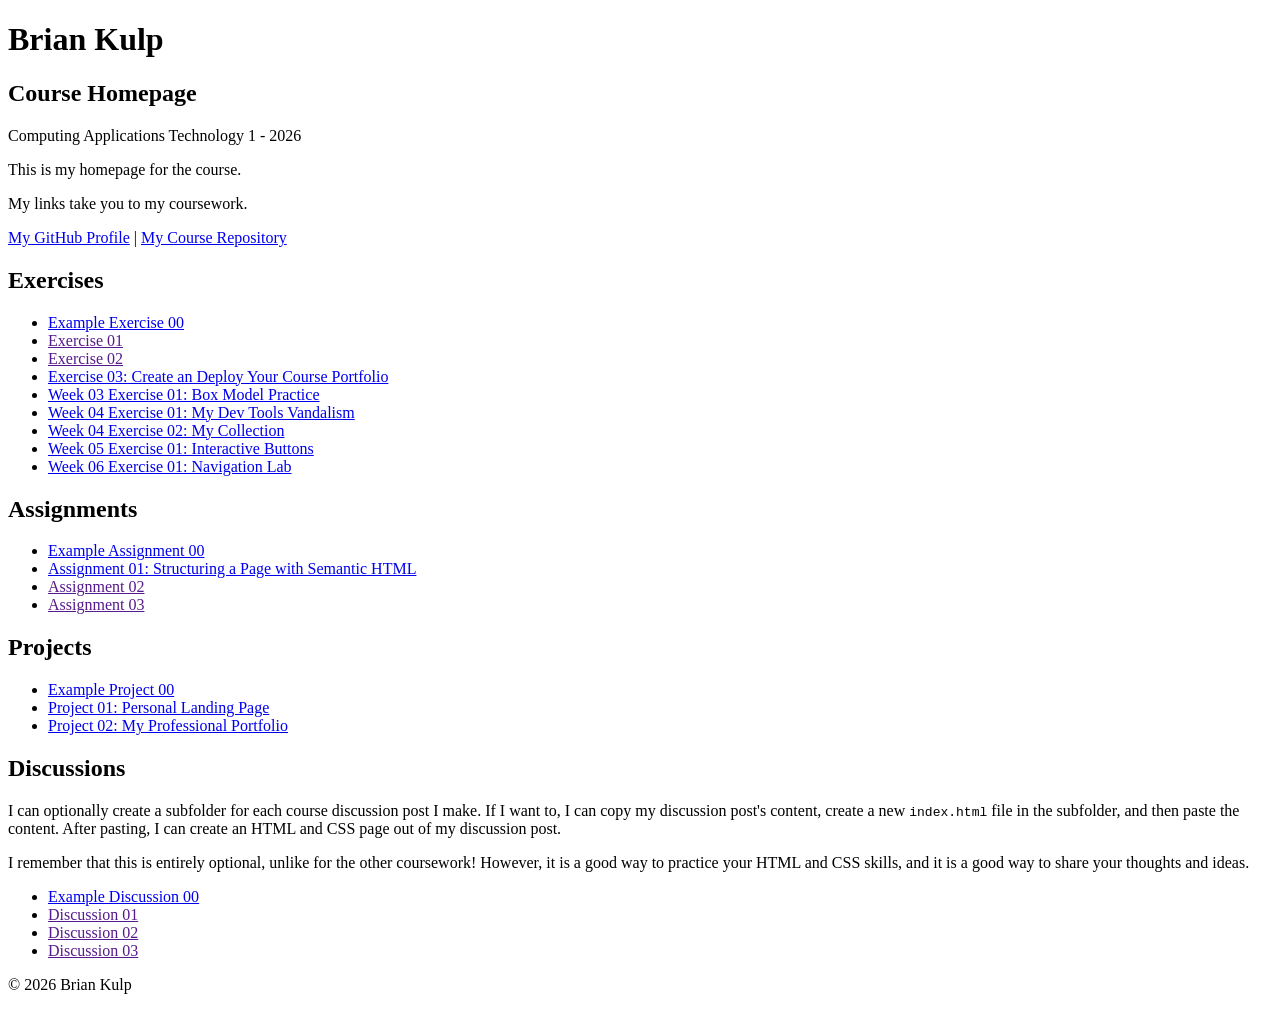
<file: index.html>
<!DOCTYPE html>

<!--

INSTRUCTIONS: HOW TO CHANGE THIS PAGE:

1. Change "Student Name" in the title above to your real name.

2. Change "Your Name" in the big heading below to your real name.

3. Change "your-username" to your real GitHub username in both links.

4. Change "your-repo-name" to the name of this repository.

5. Change "Course Name" to the name of your class.

6. Change "Semester Year" to match when you are taking this class.

7. Add links to your work:
    - Find the words that say "Exercise 01", "Assignment 01", etc.
    - Between the quote marks in href="", put the relative link to your work in the subfolder. You can simply link to the subfolder name. Take a look at the example folders and links to see how to do this.
    - For work not yet started/completed, you can leave the href="" blank until you are ready.
    - Change the words "Exercise 01" to match the name of the exercise. Do the same for assignments and projects. If you add your discussion posts, do the same for them.
    - Do this for each piece of work you finish.

8. You can add more links by copying a whole line like this:
    <li><a href="">New Work Name</a></li>
    Then paste it below the last one in that section.

9. Save your changes and push to GitHub when you are done. Remember you can use GitHub Desktop to help you with this.

Remember: During the course, if you want, you can style your homepage to introduce your own style and aesthetics. To start, keep this page simple and plain. This is just a template to get you started. Embrace the handcrafted approach to web design and development: change things to make them your own.

Remember: You must have a GitHub account, a new GitHub repository for this course, and this file (index.html) in that repository. 

Remember: You must create subfolders for each piece of coursework as the semester progresses.

-->

<html lang="en">
    <head>
        <meta charset="UTF-8" />
        <title>Course Homepage template</title>
        <meta charset="UTF-8" />
        <meta name="viewport" content="width=device-width, initial-scale=1.0" />
        <title>Brian Kulp - Course Homepage</title>
    </head>

    <body>
        <header>
            <h1>Brian Kulp</h1>
            <h2>Course Homepage</h2>
            <p>Computing Applications Technology 1 - 2026</p>
            <p>This is my homepage for the course.</p>
            <p>My links take you to my coursework.</p>
            <nav>
                <a href="https://github.com/bkulp77">My GitHub Profile</a>
                |
                <a href="https://github.com/bkulp77/cmpa-3304">
                    My Course Repository
                </a>
            </nav>
        </header>

        <main>
            <section>
                <h2>Exercises</h2>
                <ul>
                    <li>
                        <a href="example-exercise-00/">Example Exercise 00</a>
                    </li>
                    <li><a href="">Exercise 01</a></li>
                    <li><a href="">Exercise 02</a></li>
                    <li><a href="https://github.com/bkulp77/cmpa-3304">Exercise 03: Create an Deploy Your Course Portfolio</a></li>
                    <li><a href="week-03-exercise-01">Week 03 Exercise 01: Box Model Practice</a></li>
                    <li><a href="week-04-exercise-01">Week 04 Exercise 01: My Dev Tools Vandalism</a></li>
                    <li><a href="week-04-exercise-02">Week 04 Exercise 02: My Collection</a></li>
                    <li><a href="week-05-exercise-01">Week 05 Exercise 01: Interactive Buttons</a></li>
                    <li><a href="week-06-exercise-01">Week 06 Exercise 01: Navigation Lab</a></li>

                </ul>
            </section>

            <section>
                <h2>Assignments</h2>
                <ul>
                    <li>
                        <a href="example-assignment-00/">
                            Example Assignment 00
                        </a>
                    </li>
                    <li><a href="https://github.com/bkulp77/cmpa-3304/tree/main/assignment-01">Assignment 01: Structuring a Page with Semantic HTML</a></li>
                    <li><a href="">Assignment 02</a></li>
                    <li><a href="">Assignment 03</a></li>
                </ul>
            </section>

            <section>
                <h2>Projects</h2>
                <ul>
                    <li>
                        <a href="example-project-00/">Example Project 00</a>
                    </li>
                    <li><a href="project-01/">Project 01: Personal Landing Page</a></li>
                    <li><a href="project-02/">Project 02: My Professional Portfolio</a></li>
                </ul>
            </section>

            <section>
                <h2>Discussions</h2>
                <p>
                    I can optionally create a subfolder for each course
                    discussion post I make. If I want to, I can copy my
                    discussion post's content, create a new
                    <code>index.html</code>
                    file in the subfolder, and then paste the content. After
                    pasting, I can create an HTML and CSS page out of my
                    discussion post.
                </p>
                <p>
                    I remember that this is entirely optional, unlike for the
                    other coursework! However, it is a good way to practice your
                    HTML and CSS skills, and it is a good way to share your
                    thoughts and ideas.
                </p>
                <ul>
                    <li>
                        <a href="example-discussion-00/">
                            Example Discussion 00
                        </a>
                    </li>
                    <li><a href="">Discussion 01</a></li>
                    <li><a href="">Discussion 02</a></li>
                    <li><a href="">Discussion 03</a></li>
                </ul>
            </section>
        </main>

        <footer>
            <p>&copy; 2026 Brian Kulp</p>
        </footer>
    </body>
</html>
</file>
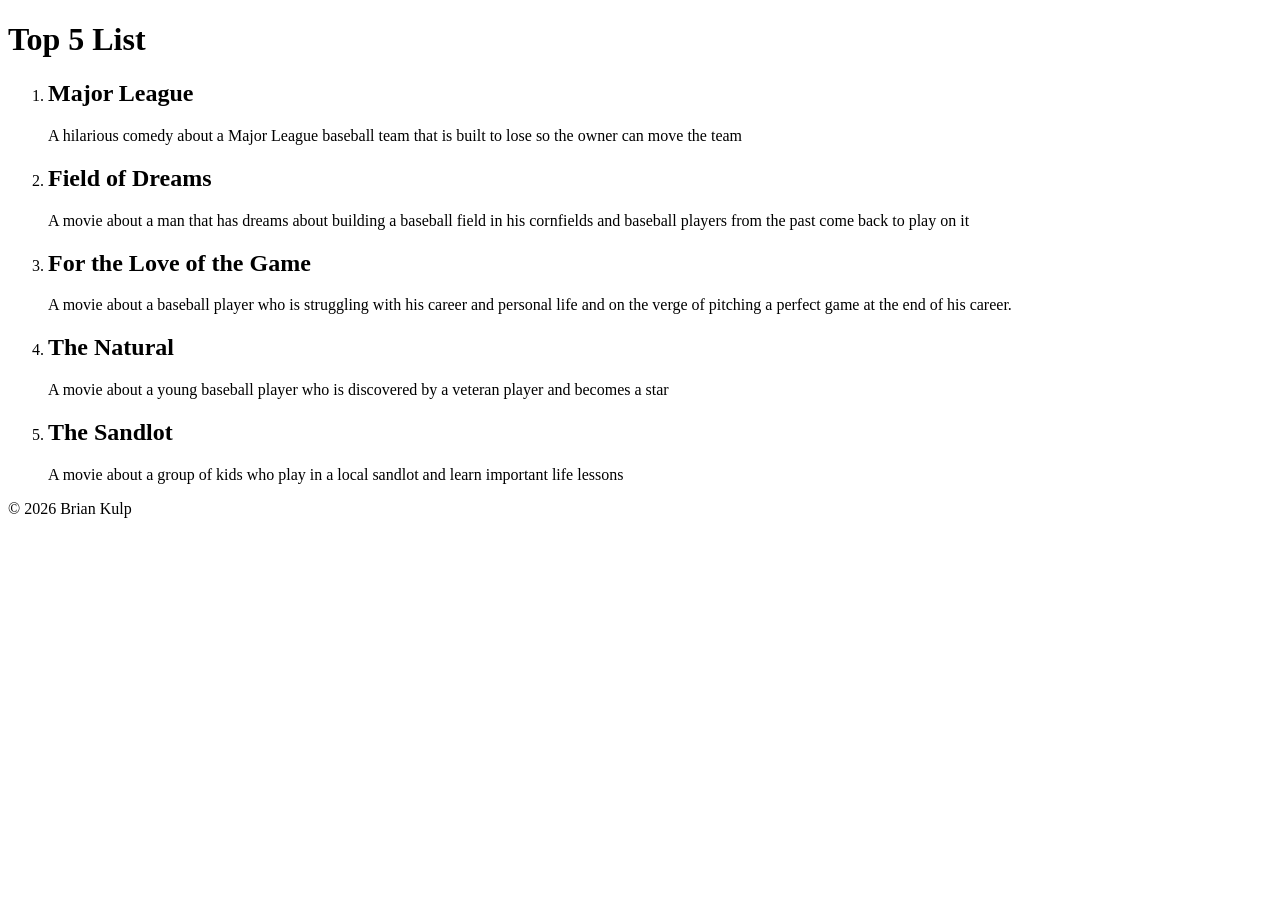
<file: assignment-01/index.html>
<!DOCTYPE html>
<html lang="en">
    <head>
        <meta charset="UTF-8" />
        <meta name="viewport" content="width=device-width, initial-scale=1.0" />
        <title>Top 5 Baseball Movie List</title>
    </head>

    <body>
        <header>
            <h1>Top 5 List</h1>

            <ol>
                <li>
                    <h2>Major League</h2>
                <p>A hilarious comedy about a Major League baseball team that is built to lose so the owner can move the team</p>
                </li>

                <li>
                    <h2>Field of Dreams</h2>
                <p>A movie about a man that has dreams about building a baseball field in his cornfields and baseball players from the past come back to play on it</p>
                </li>
                <li>
                    <h2>For the Love of the Game</h2>
                    <p>A movie about a baseball player who is struggling with his career and personal life and on the verge of pitching a perfect game at the end of his career.</p>
                </li>
                <li>
                    <h2>The Natural</h2>
                    <p>A movie about a young baseball player who is discovered by a veteran player and becomes a star</p>
                </li>
                <li>
                    <h2>The Sandlot</h2>
                    <p>A movie about a group of kids who play in a local sandlot and learn important life lessons</p>
                </li>
            </ol>
           <footer>
            <p>&copy; 2026 Brian Kulp</p>
           </footer>
</file>
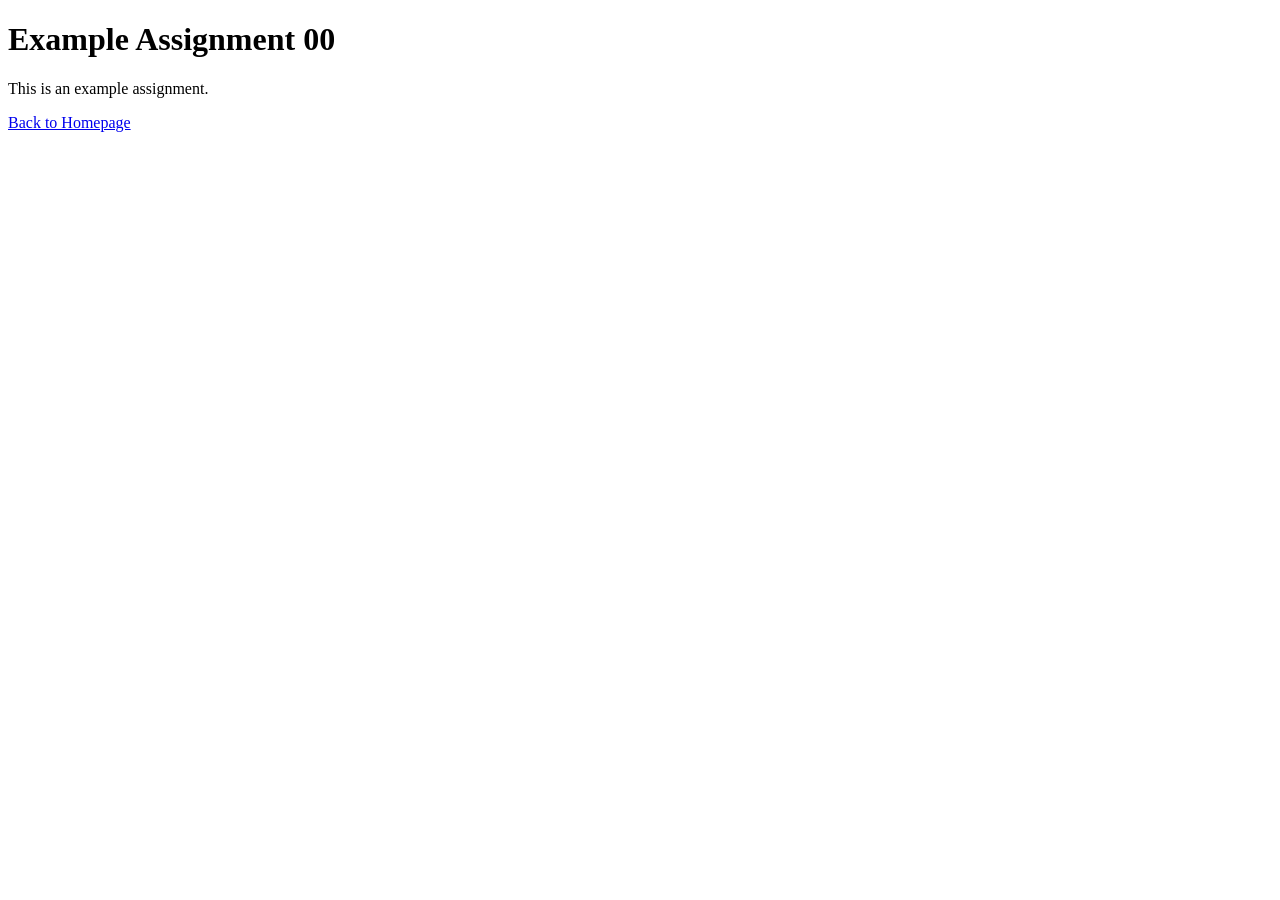
<file: example-assignment-00/index.html>
<!DOCTYPE html>
<html lang="en">
    <head>
        <meta charset="UTF-8" />
        <meta name="viewport" content="width=device-width, initial-scale=1.0" />
        <title>Example Assignment 00</title>
    </head>
    <body>
        <h1>Example Assignment 00</h1>
        <p>This is an example assignment.</p>
        <a href="../index.html">Back to Homepage</a>
    </body>
</html>
</file>
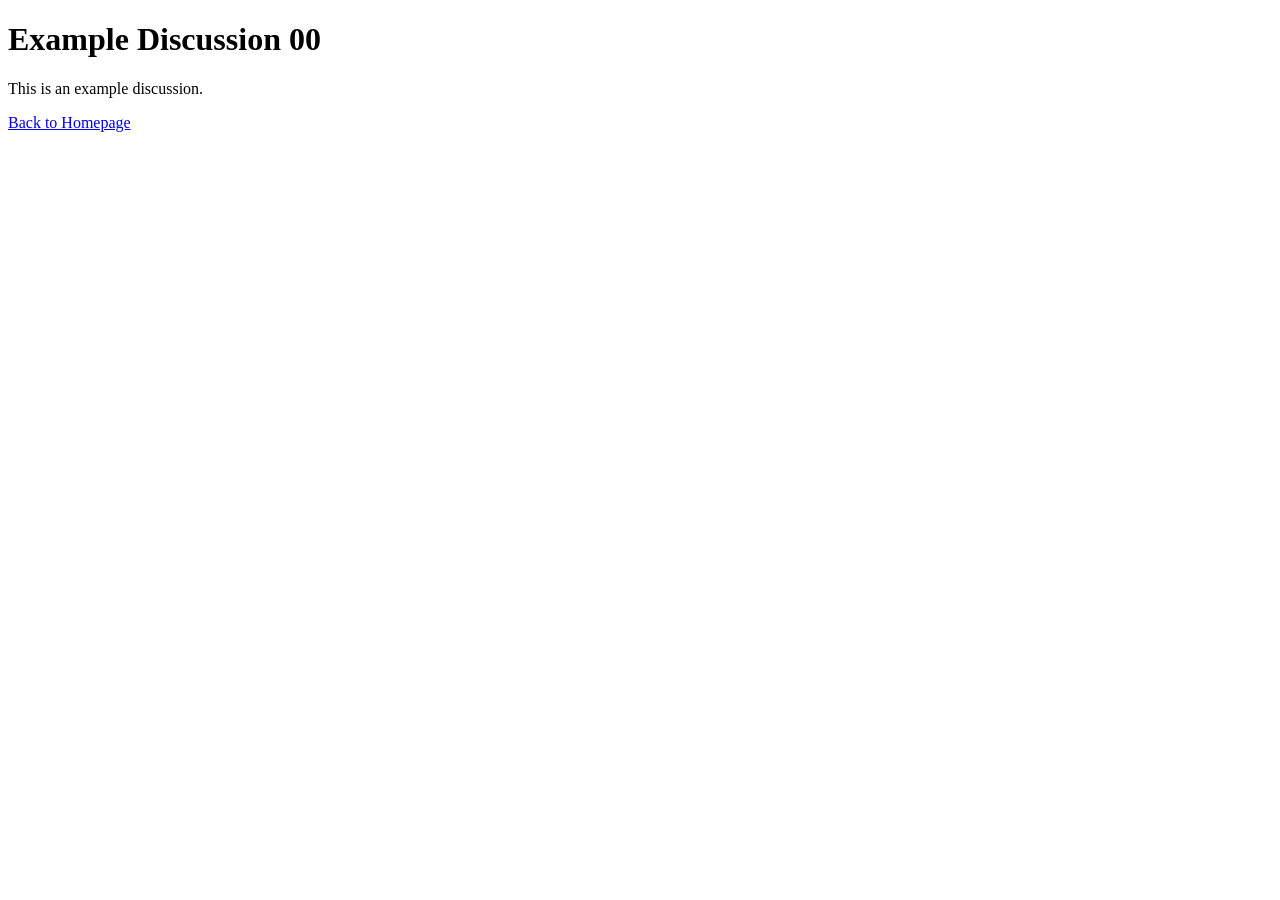
<file: example-discussion-00/index.html>
<!DOCTYPE html>
<html lang="en">
    <head>
        <meta charset="UTF-8" />
        <meta name="viewport" content="width=device-width, initial-scale=1.0" />
        <title>Example Discussion 00</title>
    </head>
    <body>
        <h1>Example Discussion 00</h1>
        <p>This is an example discussion.</p>
        <a href="../index.html">Back to Homepage</a>
    </body>
</html>
</file>
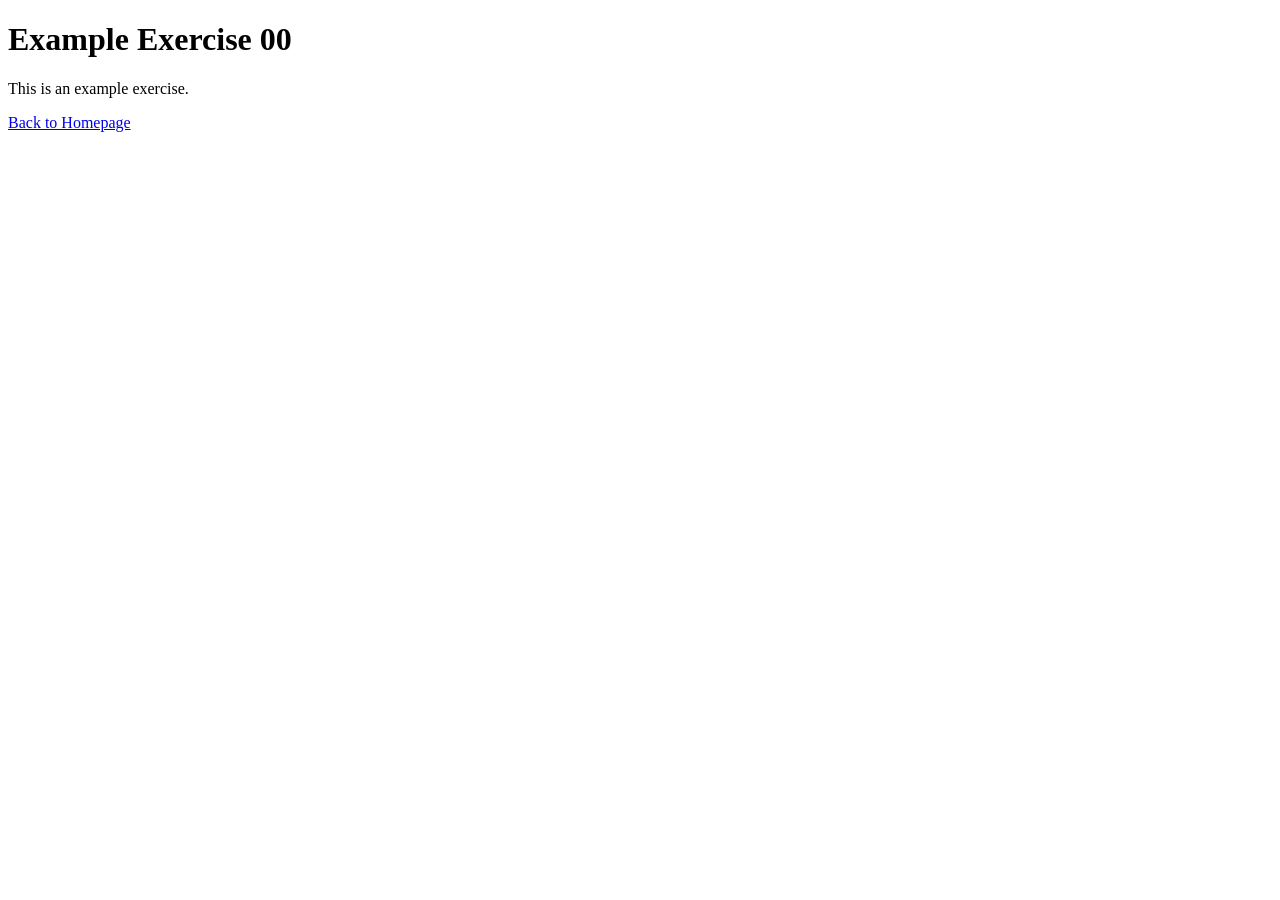
<file: example-exercise-00/index.html>
<!DOCTYPE html>
<html lang="en">
    <head>
        <meta charset="UTF-8" />
        <meta name="viewport" content="width=device-width, initial-scale=1.0" />
        <title>Example Exercise 00</title>
    </head>
    <body>
        <h1>Example Exercise 00</h1>
        <p>This is an example exercise.</p>
        <a href="../index.html">Back to Homepage</a>
    </body>
</html>
</file>
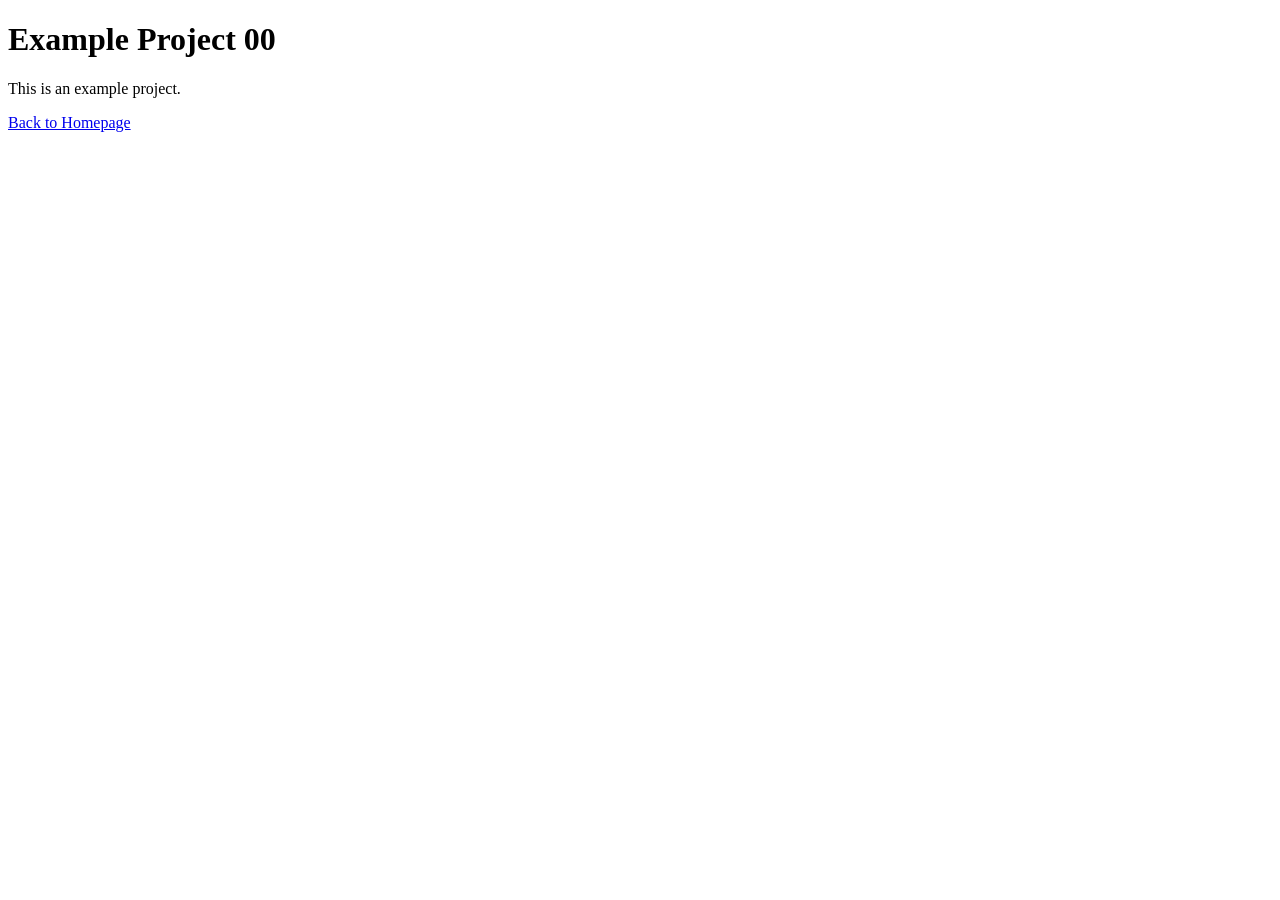
<file: example-project-00/index.html>
<!DOCTYPE html>
<html lang="en">
    <head>
        <meta charset="UTF-8" />
        <meta name="viewport" content="width=device-width, initial-scale=1.0" />
        <title>Example Project 00</title>
    </head>
    <body>
        <h1>Example Project 00</h1>
        <p>This is an example project.</p>
        <a href="../index.html">Back to Homepage</a>
    </body>
</html>
</file>
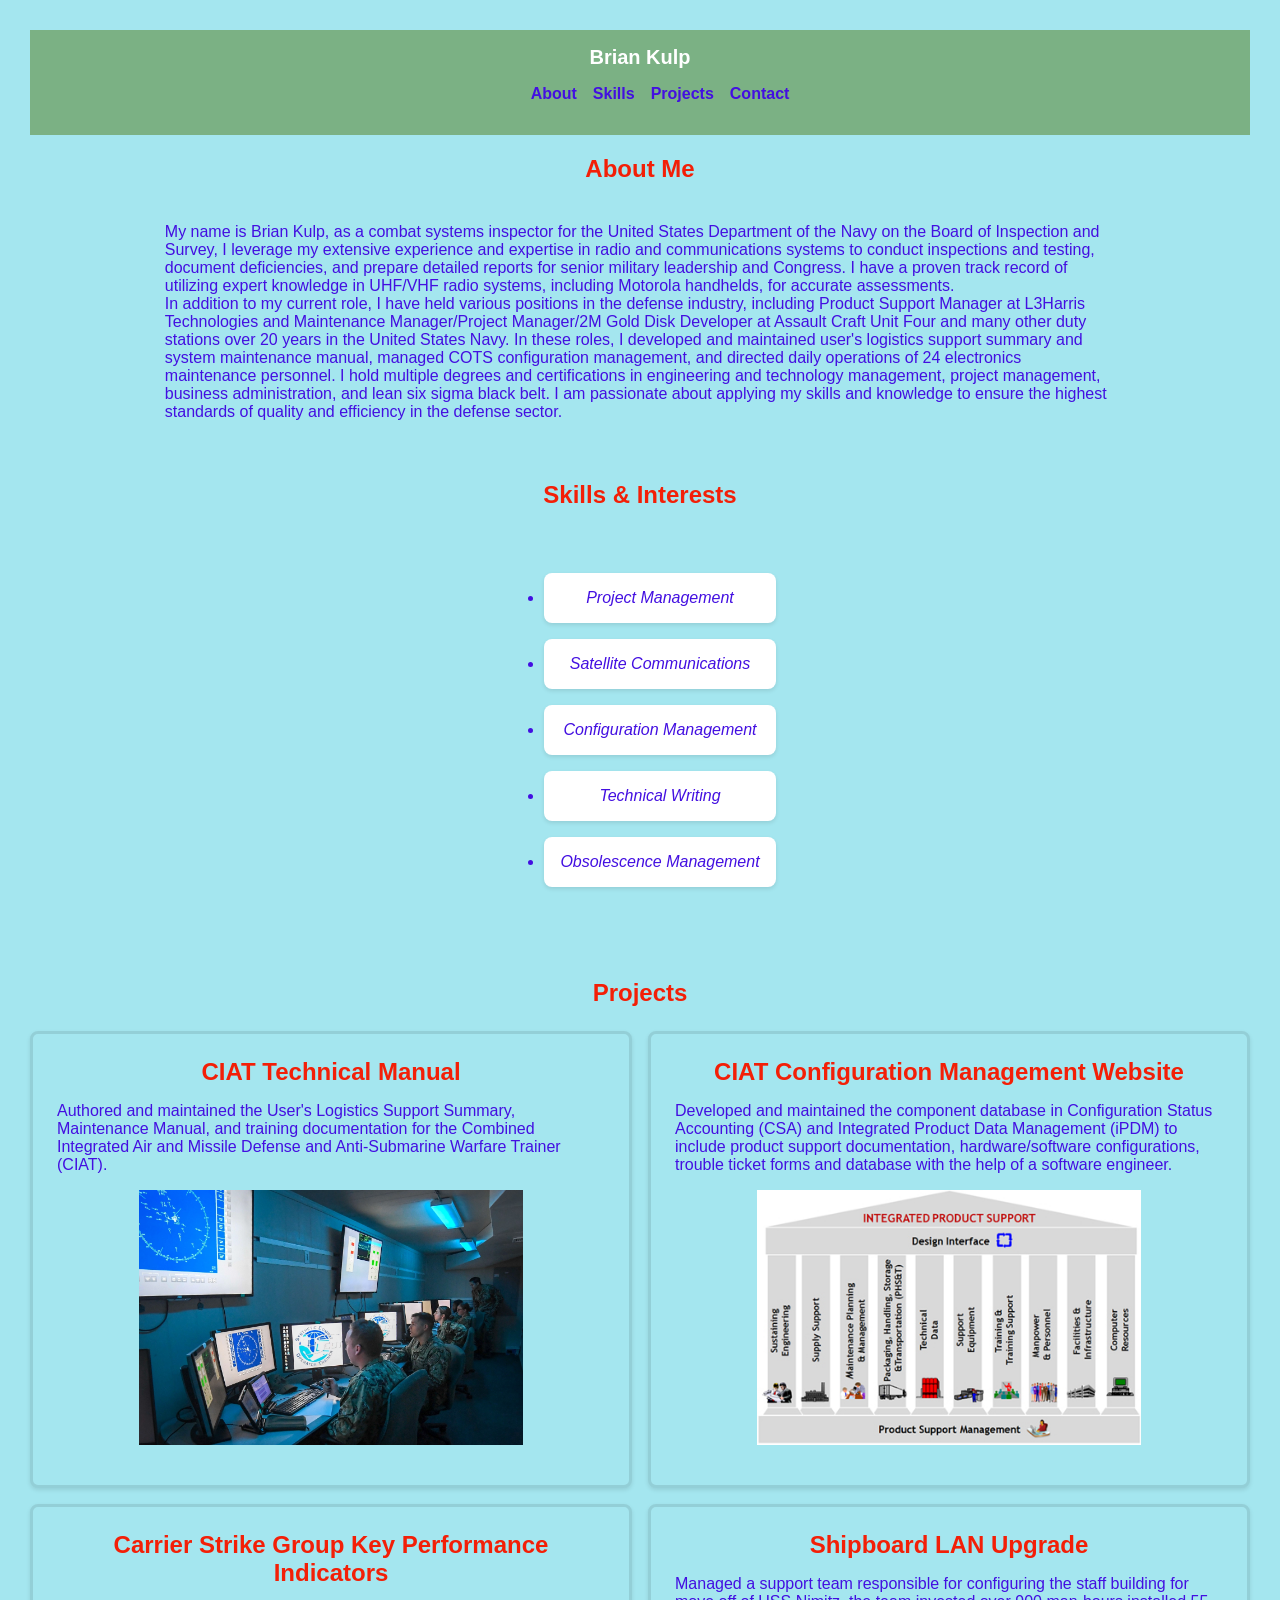
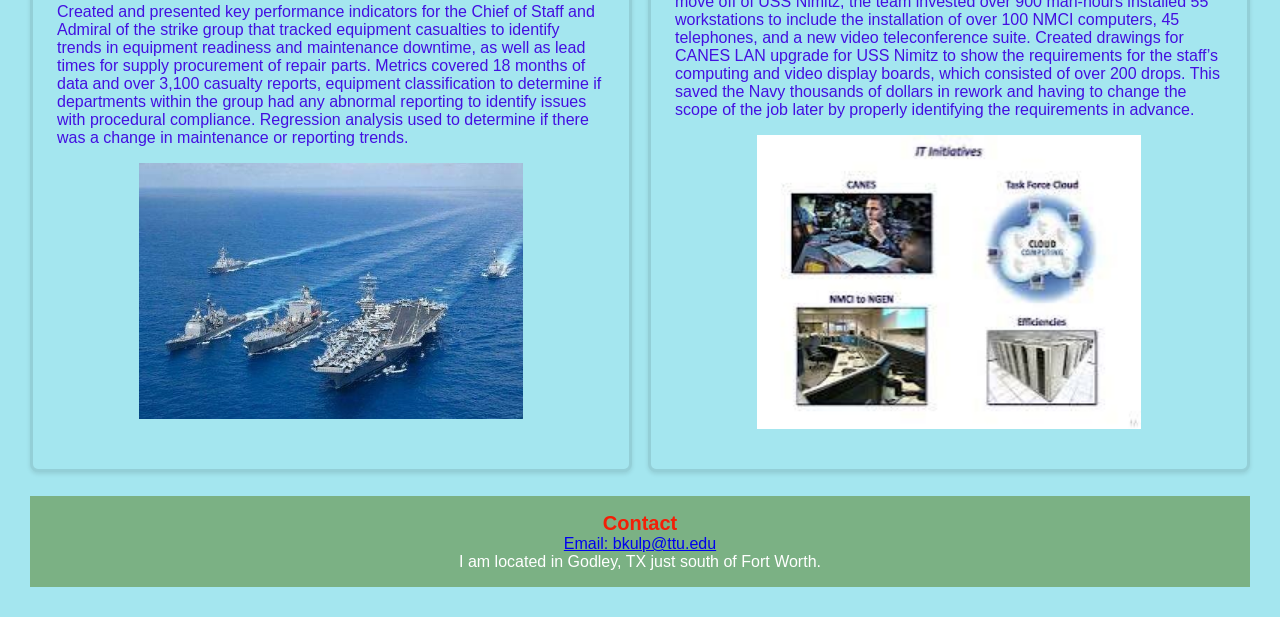
<file: project-01/index.html>
<!DOCTYPE html>
<html lang="en">
<head>
    <meta charset="UTF-8">
    <meta name="viewport" content="width=device-width, initial-scale=1.0">
    <title>Brian Kulp | Personal Landing Page</title>
    <link rel="stylesheet" href="style.css">
</head>
<body>

    <header>
        <h1>Brian Kulp</h1>
        <nav>
            <ul>
                <li><a href="#about">About</a></li>
                <li><a href="#skills">Skills</a></li>
                <li><a href="#projects">Projects</a></li>
                <li><a href="#contact">Contact</a></li>
            </ul>
        </nav>
    </header>

<main>
    <section id="about" class="section-about">
        <h2>About Me</h2>
        <div class="about-container">
            <p>My name is Brian Kulp, as a combat systems inspector for the United States Department of the Navy on the Board of Inspection and Survey, I leverage my extensive experience and expertise in radio and communications systems to conduct inspections and testing, document deficiencies, and prepare detailed reports for senior military leadership and Congress. I have a proven track record of utilizing expert knowledge in UHF/VHF radio systems, including Motorola handhelds, for accurate assessments.</p>
            <p>In addition to my current role, I have held various positions in the defense industry, including Product Support Manager at L3Harris Technologies and Maintenance Manager/Project Manager/2M Gold Disk Developer at Assault Craft Unit Four and many other duty stations over 20 years in the United States Navy. In these roles, I developed and maintained user's logistics support summary and system maintenance manual, managed COTS configuration management, and directed daily operations of 24 electronics maintenance personnel. I hold multiple degrees and certifications in engineering and technology management, project management, business administration, and lean six sigma black belt. I am passionate about applying my skills and knowledge to ensure the highest standards of quality and efficiency in the defense sector.</p>
        </div>
    </section>
    <section id="skills" class="section-skills">
        <h2>Skills & Interests</h2>
        <div class="list-container">
 <ul>
            <li class="skills-card">Project Management</li>
            <li class="skills-card">Satellite Communications</li>
            <li class="skills-card">Configuration Management</li>
            <li class="skills-card">Technical Writing</li>
            <li class="skills-card">Obsolescence Management</li>
        </ul>
        </div>
    </section>
    <section id="projects" class="section-projects">
        <h2>Projects</h2>
        <div class="projects-grid">   
            <div class="project-card">
                <h3>CIAT Technical Manual</h3>
                <p>Authored and maintained the User's Logistics Support Summary, Maintenance Manual, and training documentation for the
Combined Integrated Air and Missile Defense and Anti-Submarine Warfare Trainer (CIAT).</p>
       <div class="image-container">
              <img src="./images/ciat.jpg" alt="CIAT Technical Manual" class="project-image">
              </div>
            </div>
            <div class="project-card">
                <h3>CIAT Configuration Management Website</h3>
                <p>Developed and maintained the component database in Configuration Status Accounting (CSA) and Integrated Product Data
Management (iPDM) to include product support documentation, hardware/software configurations, trouble ticket forms and
database with the help of a software engineer.</p>
            <div class="image-container">
                <img src="./images/ipdm.jpg" alt="CIAT Configuration Management" class="project-image">
            </div>
            </div>
            <div class="project-card">
                <h3>Carrier Strike Group Key Performance Indicators</h3>
                <p>Created and presented key performance indicators for the Chief of Staff and Admiral of the strike group that tracked
equipment casualties to identify trends in equipment readiness and maintenance downtime, as well as lead times for supply
procurement of repair parts. Metrics covered 18 months of data and over 3,100 casualty reports, equipment classification to
determine if departments within the group had any abnormal reporting to identify issues with procedural compliance.
Regression analysis used to determine if there was a change in maintenance or reporting trends.</p>
            <div class="image-container">
              <img src="./images/strike-group-ships.jpg" alt="Carrier Strike Group" class="project-image">
            </div>
        </div>
            <div class="project-card">
                <h3>Shipboard LAN Upgrade</h3>
                <p>Managed a support team responsible for configuring the staff building for move off of USS Nimitz, the team invested over
900 man-hours installed 55 workstations to include the installation of over 100 NMCI computers, 45 telephones, and a new video
teleconference suite. Created drawings for CANES LAN upgrade for USS Nimitz to show the requirements for the staff’s
computing and video display boards, which consisted of over 200 drops. This saved the Navy thousands of dollars in rework and
having to change the scope of the job later by properly identifying the requirements in advance.</p>

            <div class="image-container">
              <img src="./images/canes-navy.jpg" alt="CANES LAN Upgrade" class="project-image">
              </div>
            </div>
        </div>
    </section>
</main>
<footer id="contact">
    <h2>Contact</h2>
    <p><a href="mailto:bkulp@ttu.edu">Email: bkulp@ttu.edu</a></p>
    <p>I am located in Godley, TX just south of Fort Worth.</p>
</footer>
</file>
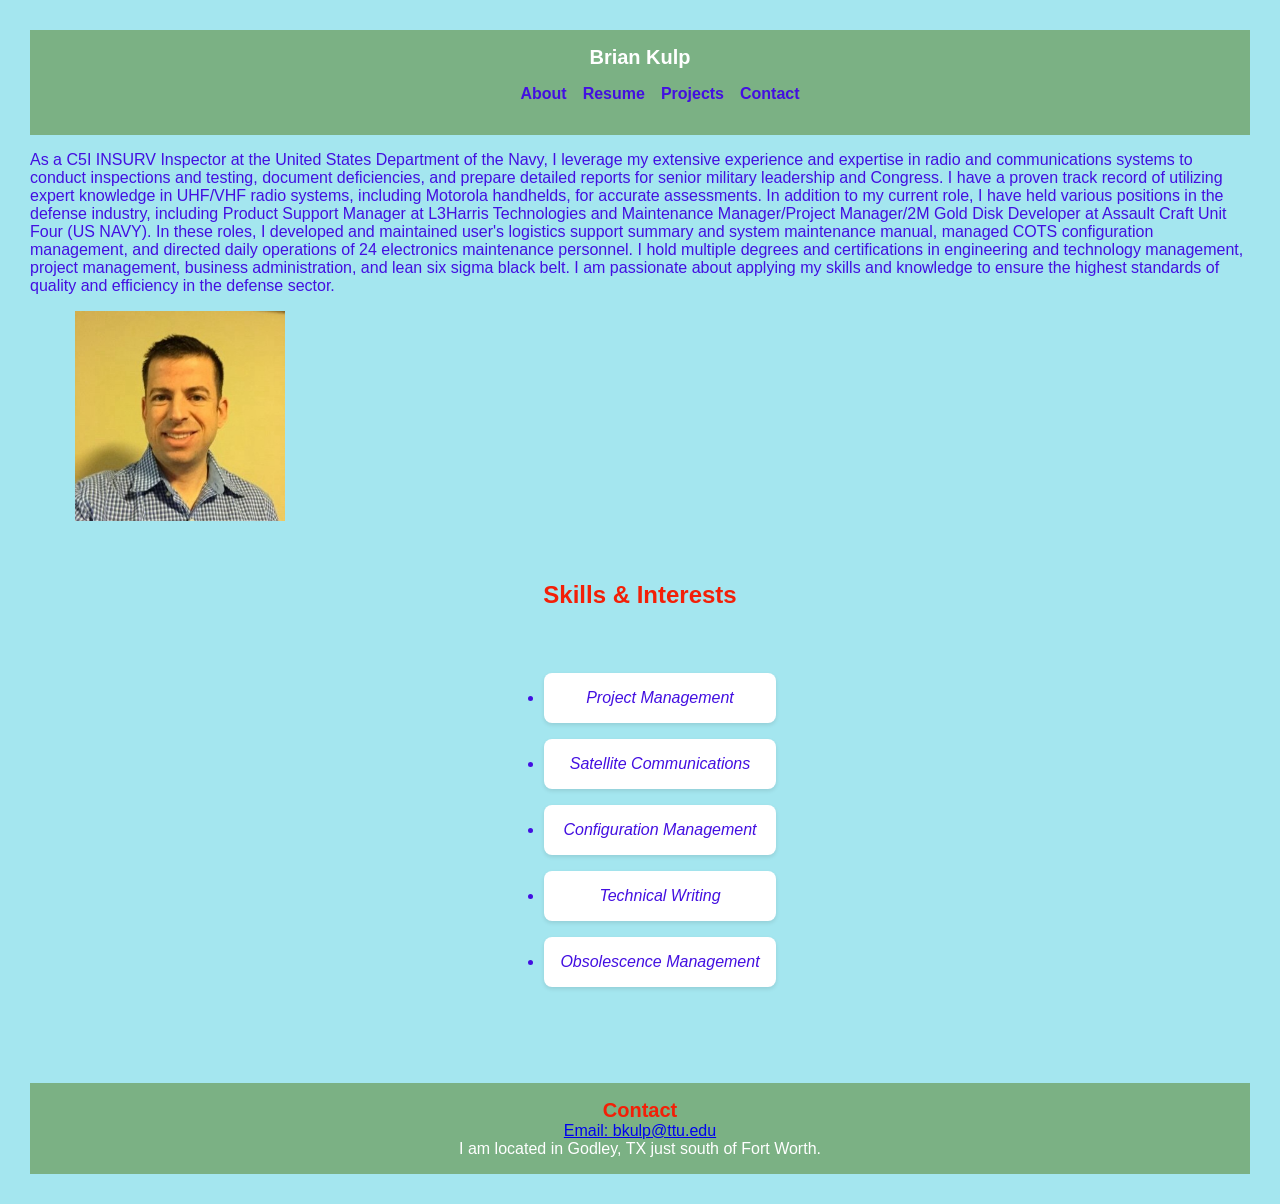
<file: project-02/index.html>
<!DOCTYPE html>
<html lang="en">
<head>
    <meta charset="UTF-8">
    <meta name="viewport" content="width=device-width, initial-scale=1.0">
    <title>Brian Kulp | Personal Landing Page</title>
    <link rel="stylesheet" href="css/style.css">
</head>
<body>

    <header>
        <h1>Brian Kulp</h1>
        <nav>
            <ul>
                <li><a href="about.html">About</a></li>
                <li><a href="resume/index.html">Resume</a></li>
                <li><a href="projects/index.html">Projects</a></li>
                <li><a href="#contact">Contact</a></li>
            </ul>
        </nav>
    </header>

<main>
    <p>As a C5I INSURV Inspector at the United States Department of the Navy, I leverage my extensive experience and expertise in radio and communications systems to conduct inspections and testing, document deficiencies, and prepare detailed reports for senior military leadership and Congress. I have a proven track record of utilizing expert knowledge in UHF/VHF radio systems, including Motorola handhelds, for accurate assessments.

In addition to my current role, I have held various positions in the defense industry, including Product Support Manager at L3Harris Technologies and Maintenance Manager/Project Manager/2M Gold Disk Developer at Assault Craft Unit Four (US NAVY). In these roles, I developed and maintained user's logistics support summary and system maintenance manual, managed COTS configuration management, and directed daily operations of 24 electronics maintenance personnel. I hold multiple degrees and certifications in engineering and technology management, project management, business administration, and lean six sigma black belt. I am passionate about applying my skills and knowledge to ensure the highest standards of quality and efficiency in the defense sector.</p>

<div class="image-container">
              <img src="./images/profile.jpeg" class="project-image" alt="My profile picture">
              </div>
            </div>
    <section id="skills" class="section-skills">
        <h2>Skills & Interests</h2>
        <div class="list-container">
 <ul>
            <li class="skills-card">Project Management</li>
            <li class="skills-card">Satellite Communications</li>
            <li class="skills-card">Configuration Management</li>
            <li class="skills-card">Technical Writing</li>
            <li class="skills-card">Obsolescence Management</li>
        </ul>
        </div>
    </section>
    
    </section>
</main>
<footer id="contact">
    <h2>Contact</h2>
    <p><a href="mailto:bkulp@ttu.edu">Email: bkulp@ttu.edu</a></p>
    <p>I am located in Godley, TX just south of Fort Worth.</p>
</footer>
</file>
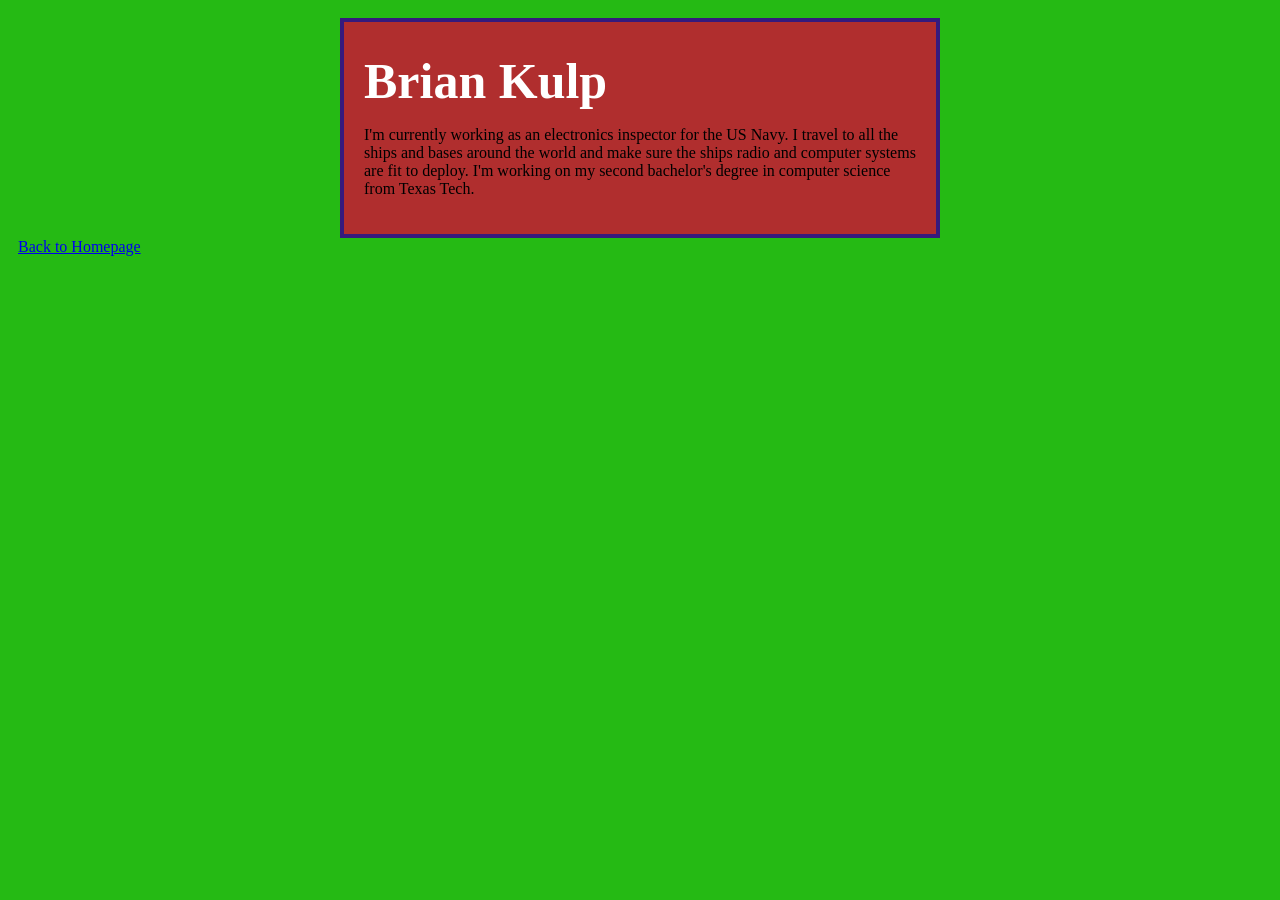
<file: week-03-exercise-01/index.html>
<!DOCTYPE html>
<html lang="en">
    <head>
        <meta charset="UTF-8" />
        <meta name="viewport" content="width=device-width, initial-scale=1.0" />
        <title>Brian Kulp</title>
        <link rel="stylesheet" href="style.css">

    </head>
    <body>
        <div class="card">
           <h1>Brian Kulp</h1>
        <p>I'm currently working as an electronics inspector for the US Navy.  I travel to all the ships and bases around the world and make sure the ships radio and computer systems are fit to deploy. I'm working on my second bachelor's degree in computer science from Texas Tech.</p>
        </div>
        
        <a href="../index.html">Back to Homepage</a>
    </body>
</html>
</file>
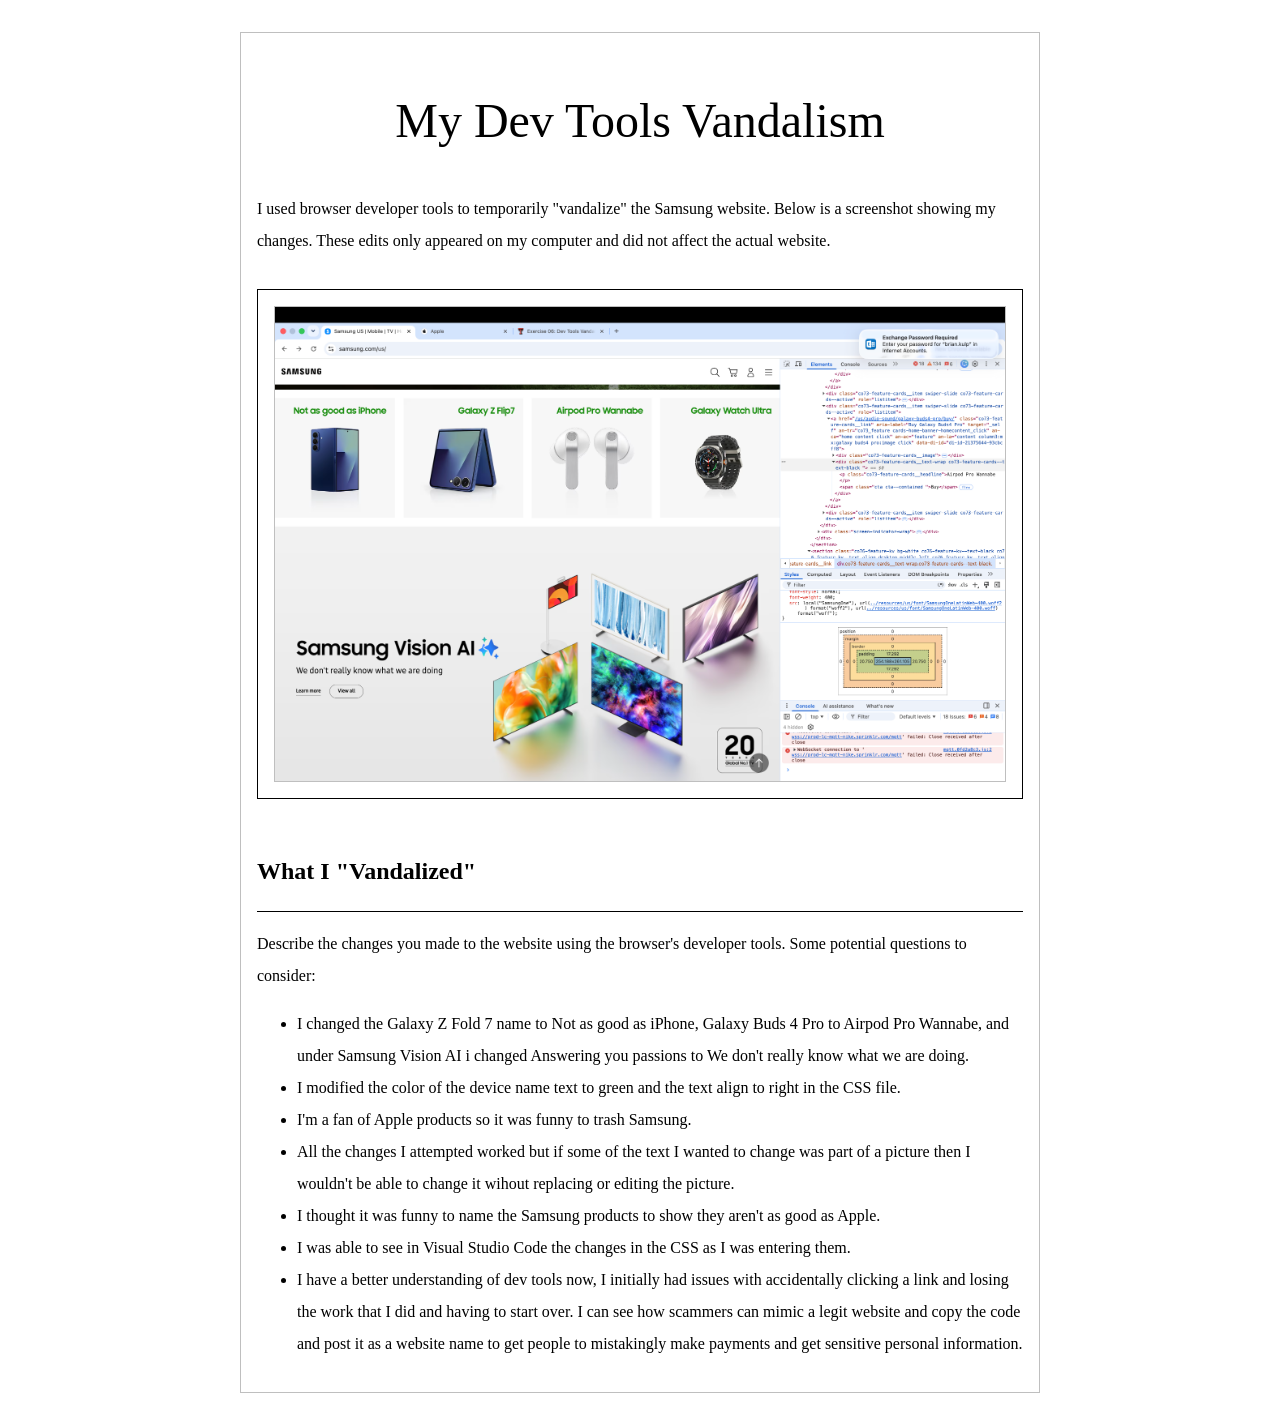
<file: week-04-exercise-01/index.html>
<!DOCTYPE html>
<html lang="en">

<head>
    <meta charset="UTF-8" />
    <meta name="viewport" content="width=device-width, initial-scale=1.0" />
    <title>Week 04 Exercise 01 - My Dev Tools Vandalism</title>
    <link rel="stylesheet" href="./style.css" />
</head>

<body>
    <main>
        <h1>My Dev Tools Vandalism</h1>
        <p>
            I used browser developer tools to temporarily "vandalize" the Samsung
            website. Below is a screenshot showing my changes. These edits
            only appeared on my computer and did not affect the actual
            website.
        </p>
        <div class="screenshot-container">
            <!-- 
                IMPORTANT: Update the src attribute below to match your screenshot filename.
                Example: If your screenshot is named "apple-dot-com-but-with-papyrus-font.png", change the line to:
                src="./apple-dot-com-but-with-papyrus-font.png"
            -->
            <img src="samsung-dot-com-but-with-apple-jokes-inside.png" alt="Screenshot of the webpage I vandalized" />
        </div>
        <h2>What I "Vandalized"</h2>
        <p>
            Describe the changes you made to the website using the browser's developer tools. Some potential questions
            to consider:
        <ul>
            <li>I changed the Galaxy Z Fold 7 name to Not as good as iPhone, Galaxy Buds 4 Pro to Airpod Pro Wannabe, and under Samsung Vision AI i changed Answering you passions to We don't really know what we are doing.</li>
            <li>I modified the color of the device name text to green and the text align to right in the CSS file.</li>
            <li>I'm a fan of Apple products so it was funny to trash Samsung.</li>
            <li>All the changes I attempted worked but if some of the text I wanted to change was part of a picture then I wouldn't be able to change it wihout replacing or editing the picture.</li>
            <li>I thought it was funny to name the Samsung products to show they aren't as good as Apple.</li>
            <li>I was able to see in Visual Studio Code the changes in the CSS as I was entering them.</li>
            <li>I have a better understanding of dev tools now, I initially had issues with accidentally clicking a link and losing the work that I did and having to start over.  I can see how scammers can mimic a legit website and copy the code and post it as a website name to get people to mistakingly make payments and get sensitive personal information.</li>
        </ul>
        </p>
    </main>
</body>

</html>
</file>
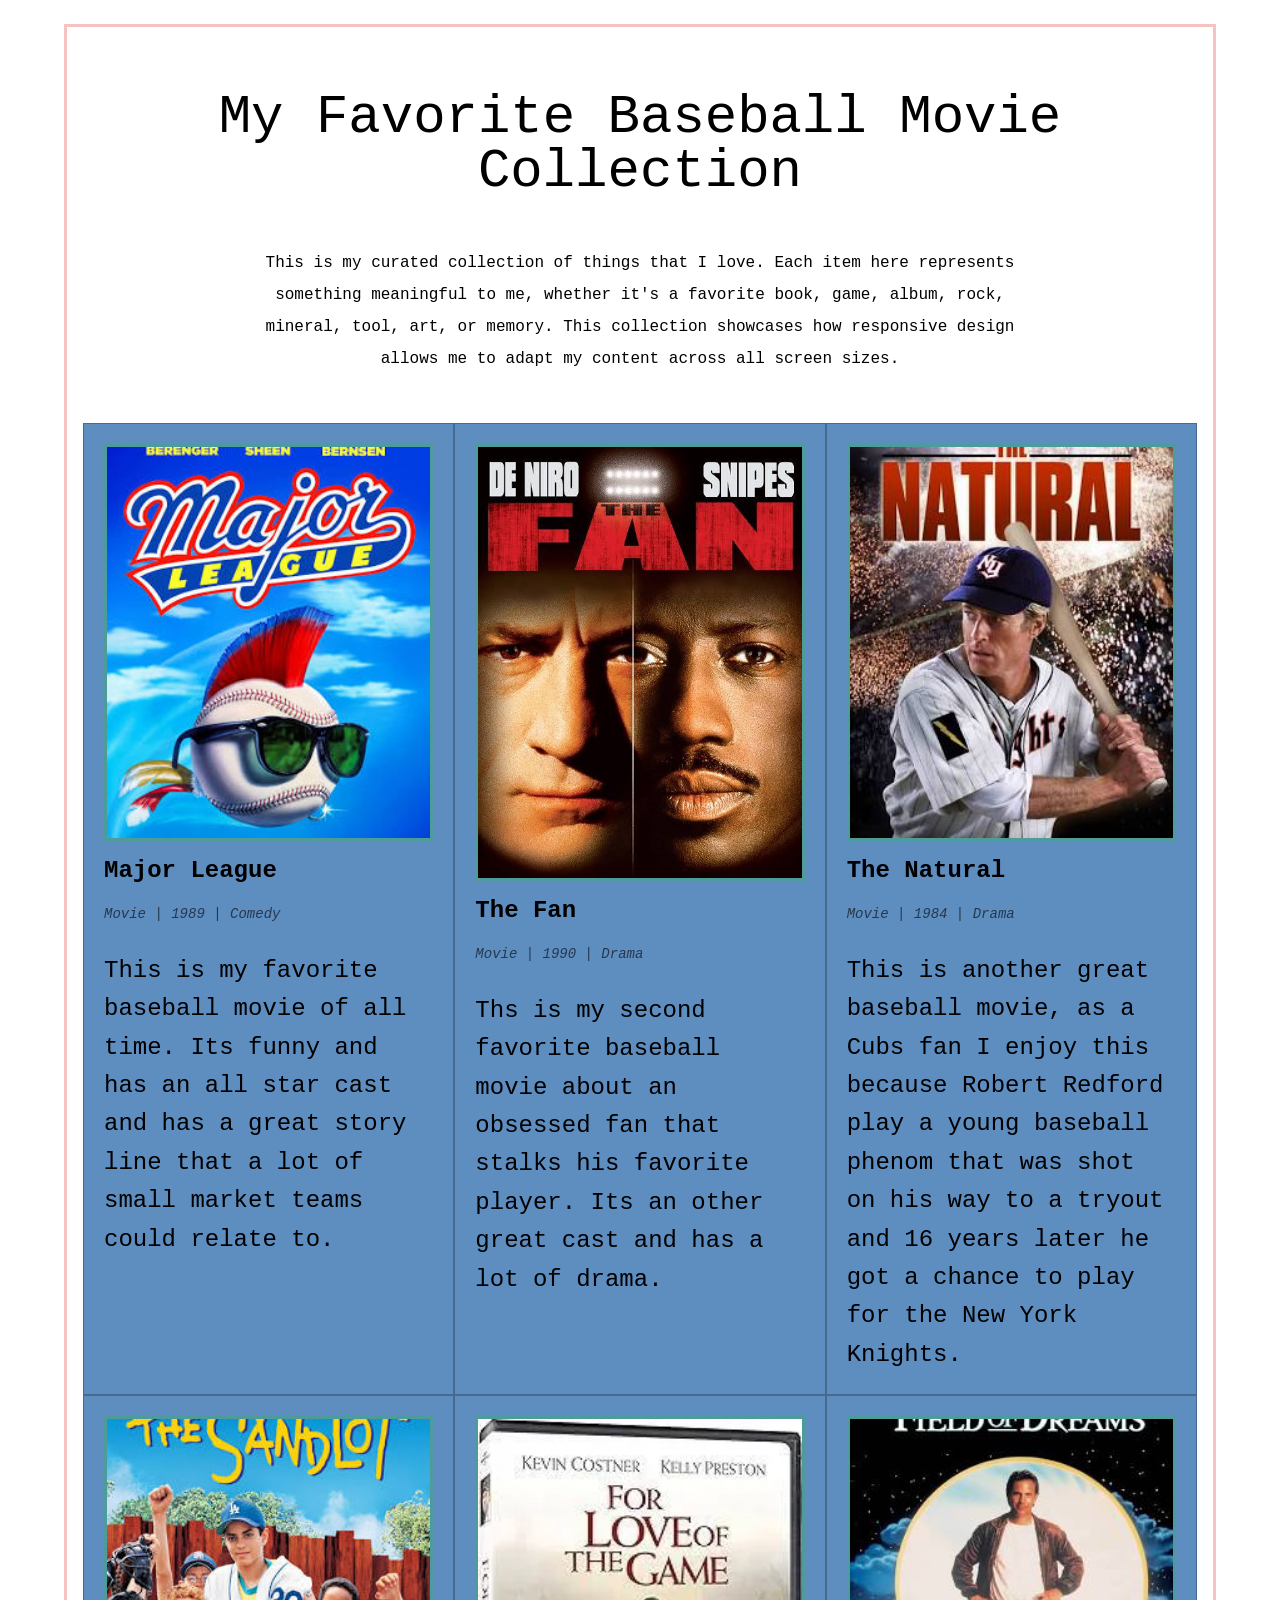
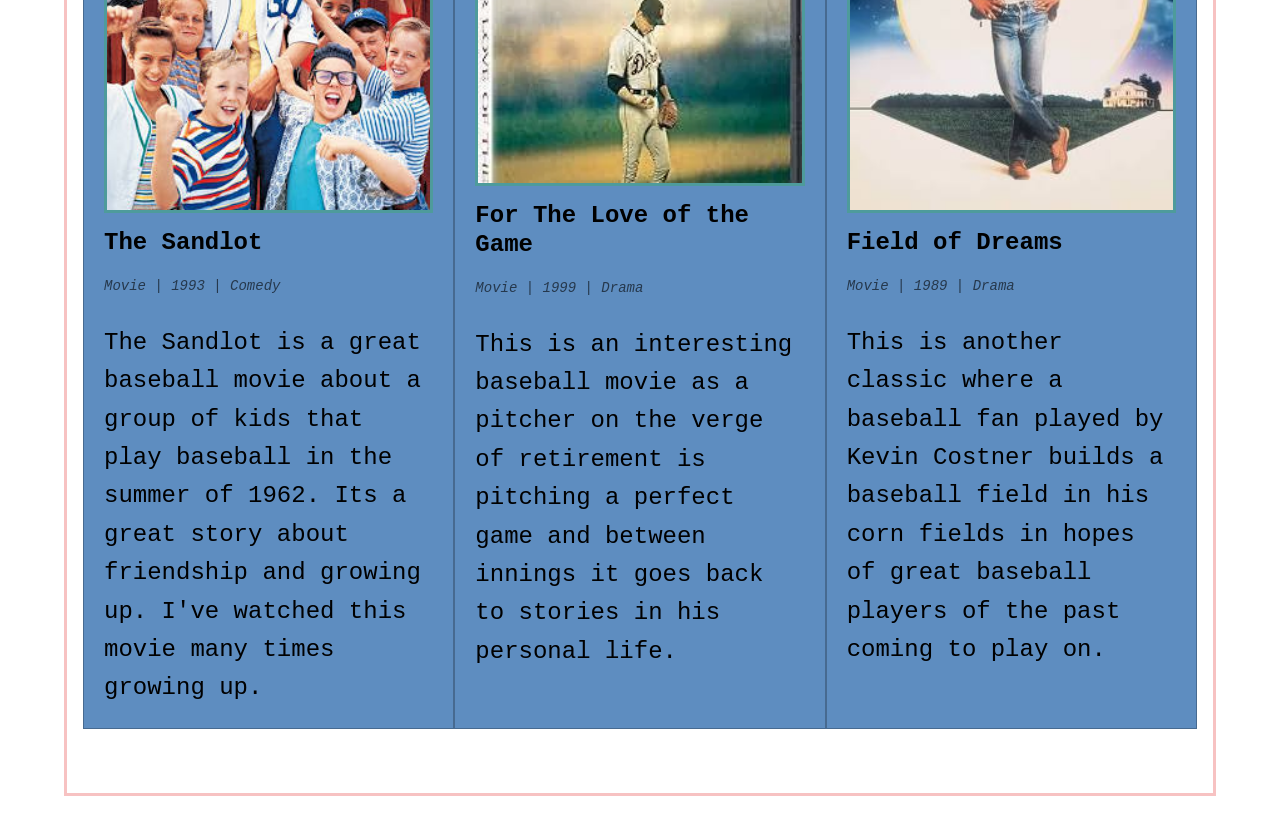
<file: week-04-exercise-02/index.html>
<!DOCTYPE html>
<html lang="en">

<head>
    <meta charset="UTF-8" />
    <meta name="viewport" content="width=device-width, initial-scale=1.0" />
    <title>Week 04 Exercise 02 - My Collection</title>
    <link rel="stylesheet" href="./style.css" />
</head>

<body>
    <main>
        <h1>My Favorite Baseball Movie Collection</h1>
        <!-- 
            SAMPLE OVERVIEW TEXT
            Replace this entire paragraph with your own description.
            How do you think about your collection? Write that out here.
            P.S. Please use your own words. Be yourself.
        -->
        <p>
            This is my curated collection of things that I love. Each item here represents something meaningful to me,
            whether it's a favorite book, game, album, rock, mineral, tool, art, or memory. This collection showcases
            how responsive design allows me to adapt my content across all screen sizes.
        </p>

        <div class="collection-grid">

        
            <div class="collection-card">
                <img src="./movie-01-major-league.jpg" alt="Major League" />
                <h2>Major League</h2>
                <p class="details">Movie | 1989 | Comedy</p>
                <p class="description">
                    This is my favorite baseball movie of all time. Its funny and has an all star cast and has a great story line that a lot of small market teams could relate to.
                </p>
            </div>

        
            <div class="collection-card">
                <img src="./movie-02-the-fan.jpg" alt="The Fan" />
                <h2>The Fan</h2>
                <p class="details">Movie | 1990 | Drama</p>
                <p class="description">
                    Ths is my second favorite baseball movie about an obsessed fan that stalks his favorite player. Its an other great cast and has a lot of drama.
                </p>
            </div>

            <div class="collection-card">
                <img src="./movie-03-the-natural.jpg" alt="The Natural" />
                <h2>The Natural</h2>
                <p class="details">Movie | 1984 | Drama</p>
                <p class="description">
                    This is another great baseball movie, as a Cubs fan I enjoy this because Robert Redford play a young baseball phenom that was shot on his way to a tryout and 16 years later he got a chance to play for the New York Knights.
                </p>
            </div>

            <!-- 
                PLACEHOLDER CARD 4
                Complete this card by adding your image, title, details, and description.
            -->
            <div class="collection-card">
                <img src="./movie-04-the-sandlot.jpg" alt="The Sandlot" />
                <h2>The Sandlot</h2>
                <p class="details">Movie | 1993 | Comedy</p>
                <p class="description">
                    The Sandlot is a great baseball movie about a group of kids that play baseball in the summer of 1962. Its a great story about friendship and growing up. I've watched this movie many times growing up.
                </p>
            </div>

            <!-- 
                PLACEHOLDER CARD 5
                Complete this card by adding your image, title, details, and description.
            -->
            <div class="collection-card">
                <img src="./movie-05-for-the-love-of-the-game.jpg" alt="For The Love of the Game" />
                <h2>For The Love of the Game</h2>
                <p class="details">Movie | 1999 | Drama</p>
                <p class="description">
                    This is an interesting baseball movie as a pitcher on the verge of retirement is pitching a perfect game and between innings it goes back to stories in his personal life.
                </p>
            </div>

            <!-- 
                PLACEHOLDER CARD 6
                Complete this card by adding your image, title, details, and description.
            -->
            <div class="collection-card">
                <img src="./movie-06-field-of-dreams.jpg" alt="Field of Dreams" />
                <h2>Field of Dreams</h2>
                <p class="details">Movie | 1989 | Drama</p>
                <p class="description">
                    This is another classic where a baseball fan played by Kevin Costner builds a baseball field in his corn fields in hopes of great baseball players of the past coming to play on.
                </p>
            </div>
        </div>
    </main>
</body>

</html>
</file>
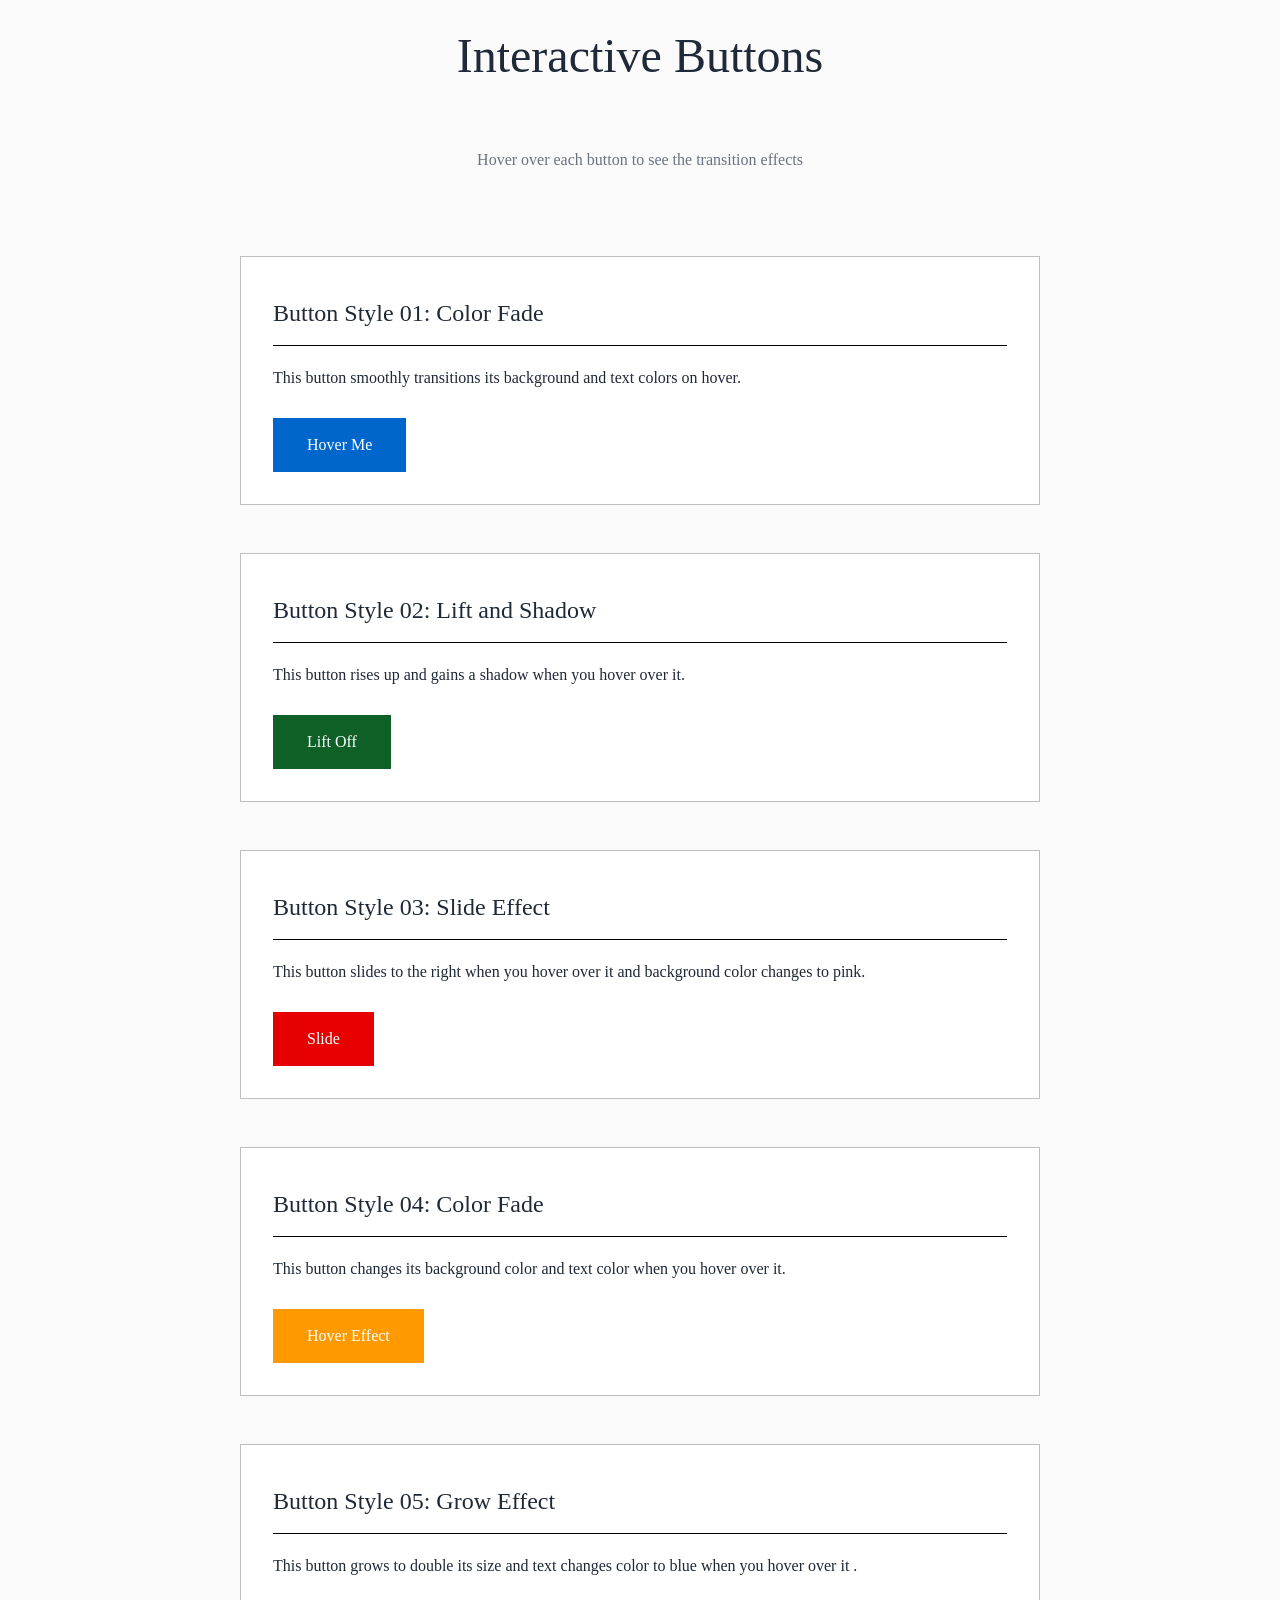
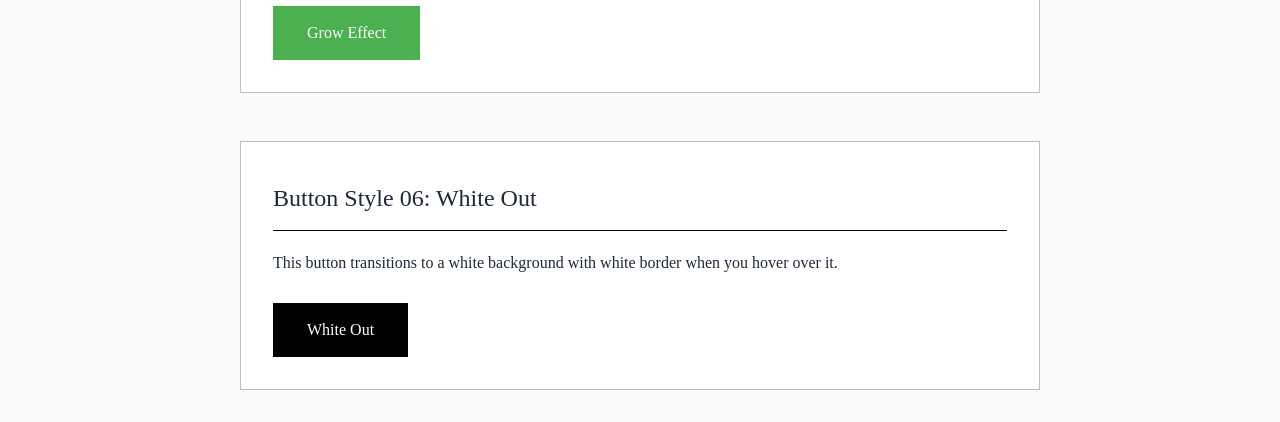
<file: week-05-exercise-01/index.html>
<!DOCTYPE html>
<html lang="en">

<head>
    <meta charset="UTF-8">
    <meta name="viewport" content="width=device-width, initial-scale=1.0">
    <title>Exercises Week 05 Exercise 01: Interactive Buttons</title>
    <link rel="stylesheet" href="./style.css">
</head>

<body>
    <div class="container">
        <h1>Interactive Buttons</h1>
        <p class="subtitle">Hover over each button to see the transition effects</p>

        <section class="button-section">
            <h2>Button Style 01: Color Fade</h2>
            <p>This button smoothly transitions its background and text colors on hover.</p>
            <button class="button-01">Hover Me</button>
        </section>


        <section class="button-section">
            <h2>Button Style 02: Lift and Shadow</h2>
            <p>This button rises up and gains a shadow when you hover over it.</p>
            <button class="button-02">Lift Off</button>
        </section>

        <section class="button-section">
            <h2>Button Style 03: Slide Effect</h2>
            <p>This button slides to the right when you hover over it and background color changes to pink.</p>
            <button class="button-03">Slide</button>
        </section>

        <section class="button-section">
            <h2>Button Style 04: Color Fade</h2>
            <p>This button changes its background color and text color when you hover over it.</p>
            <button class="button-04">Hover Effect</button>
        </section>

        <section class="button-section">
            <h2>Button Style 05: Grow Effect</h2>
            <p>This button grows to double its size and text changes color to blue when you hover over it  .</p>
            <button class="button-05">Grow Effect</button>
        </section>

        <section class="button-section">
            <h2>Button Style 06: White Out</h2>
            <p>This button transitions to a white background with white border when you hover over it.</p>
            <button class="button-06">White Out</button>
        </section>
    </div>
</body>

</html>
</file>
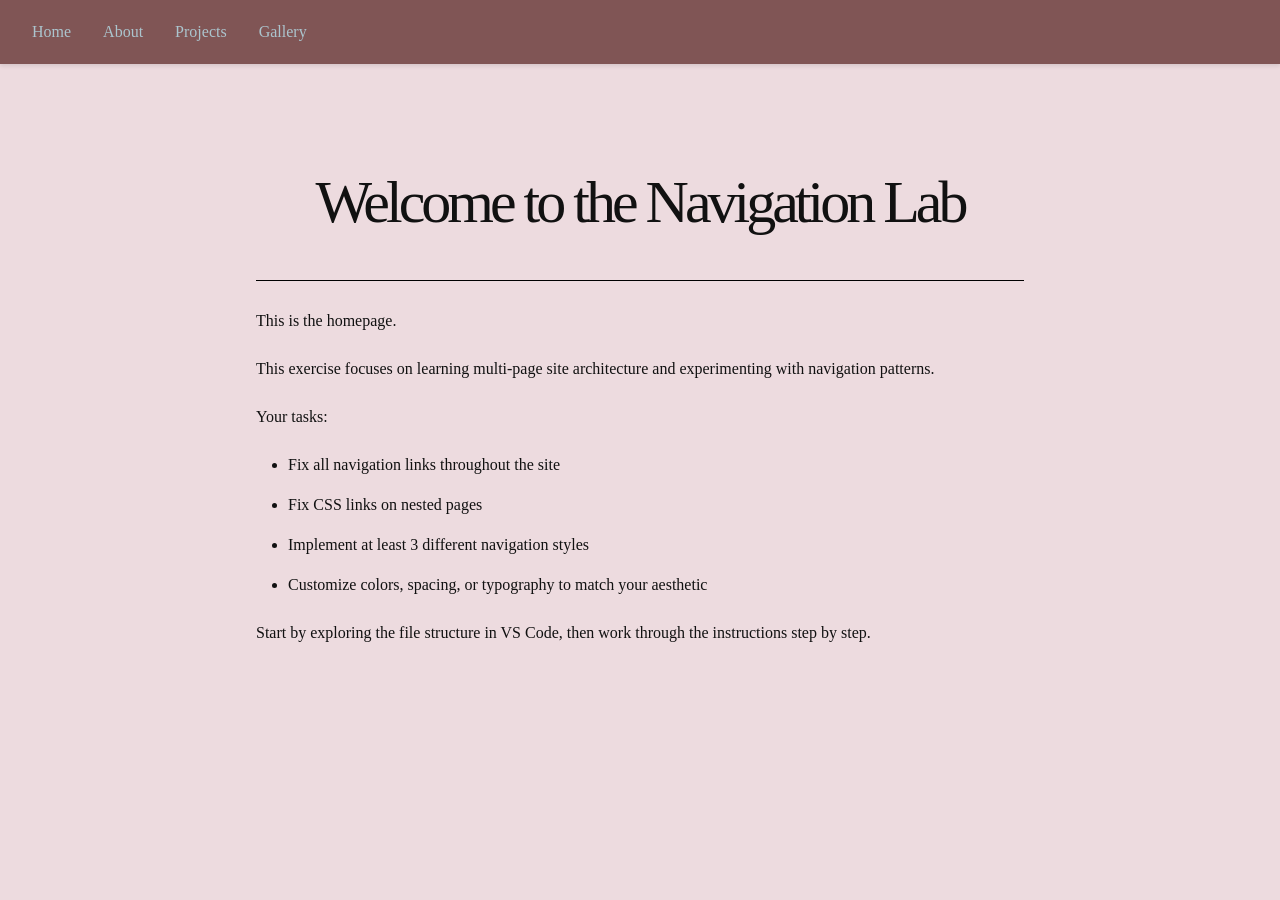
<file: week-06-exercise-01/index.html>
<!DOCTYPE html>
<html lang="en">

<head>
  <meta charset="UTF-8">
  <meta name="viewport" content="width=device-width, initial-scale=1.0">
  <title>Navigation Lab - Home</title>
  <link rel="stylesheet" href="css/style.css">
</head>

<body>

  <nav class="nav-horizontal">
    <ul>
      <li><a href="index.html">Home</a></li>
      <li><a href="about.html">About</a></li>
      <li><a href="projects/index.html">Projects</a></li>
      <li><a href="gallery/index.html">Gallery</a></li>
    </ul>
  </nav>

  <main>
    <h1>Welcome to the Navigation Lab</h1>

    <p>This is the homepage.</p>
    <p>This exercise focuses on learning multi-page site architecture and experimenting with navigation patterns.</p>

    <p>Your tasks:</p>
    <ul>
      <li>Fix all navigation links throughout the site</li>
      <li>Fix CSS links on nested pages</li>
      <li>Implement at least 3 different navigation styles</li>
      <li>Customize colors, spacing, or typography to match your aesthetic</li>
    </ul>

    <p>Start by exploring the file structure in VS Code, then work through the instructions step by step.</p>
  </main>

</body>

</html>
</file>
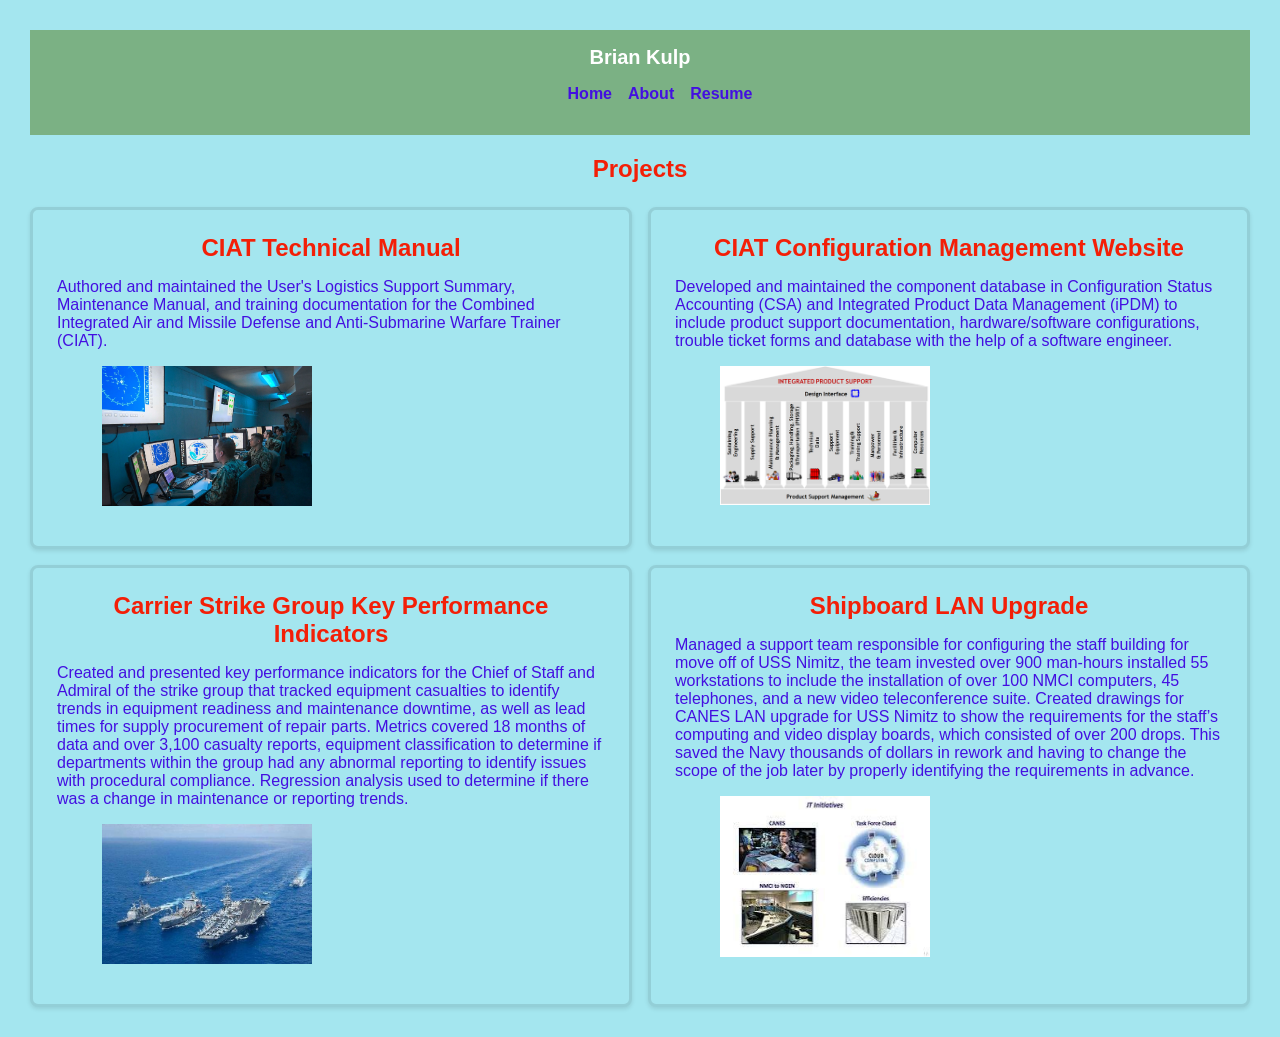
<file: project-02/projects/index.html>
<!DOCTYPE html>
<html lang="en">

<head>
  <meta charset="UTF-8">
  <meta name="viewport" content="width=device-width, initial-scale=1.0">
  <title>Navigation Lab - Projects</title>
  <link rel="stylesheet" href="../css/style.css">
</head>

<body>
<header>
  <h1>Brian Kulp</h1>
  <nav>
    <ul>
      <li><a href="../index.html">Home</a></li>
      <li><a href="../about.html">About</a></li>
      <li><a href="../resume/index.html">Resume</a></li>
    </ul>
  </nav>
</header>

      <section id="projects" class="section-projects">
        <h2>Projects</h2>
        <div class="projects-grid">   
            <div class="project-card">
                <h3>CIAT Technical Manual</h3>
                <p>Authored and maintained the User's Logistics Support Summary, Maintenance Manual, and training documentation for the
Combined Integrated Air and Missile Defense and Anti-Submarine Warfare Trainer (CIAT).</p>
       <div class="image-container">
              <img src="../images/ciat.jpg" alt="CIAT Technical Manual" class="project-image">
              </div>
            </div>
            <div class="project-card">
                <h3>CIAT Configuration Management Website</h3>
                <p>Developed and maintained the component database in Configuration Status Accounting (CSA) and Integrated Product Data
Management (iPDM) to include product support documentation, hardware/software configurations, trouble ticket forms and
database with the help of a software engineer.</p>
            <div class="image-container">
                <img src="../images/ipdm.jpg" alt="CIAT Configuration Management" class="project-image">
            </div>
            </div>
            <div class="project-card">
                <h3>Carrier Strike Group Key Performance Indicators</h3>
                <p>Created and presented key performance indicators for the Chief of Staff and Admiral of the strike group that tracked
equipment casualties to identify trends in equipment readiness and maintenance downtime, as well as lead times for supply
procurement of repair parts. Metrics covered 18 months of data and over 3,100 casualty reports, equipment classification to
determine if departments within the group had any abnormal reporting to identify issues with procedural compliance.
Regression analysis used to determine if there was a change in maintenance or reporting trends.</p>
            <div class="image-container">
              <img src="../images/strike-group-ships.jpg" alt="Carrier Strike Group" class="project-image">
            </div>
        </div>
            <div class="project-card">
                <h3>Shipboard LAN Upgrade</h3>
                <p>Managed a support team responsible for configuring the staff building for move off of USS Nimitz, the team invested over
900 man-hours installed 55 workstations to include the installation of over 100 NMCI computers, 45 telephones, and a new video
teleconference suite. Created drawings for CANES LAN upgrade for USS Nimitz to show the requirements for the staff’s
computing and video display boards, which consisted of over 200 drops. This saved the Navy thousands of dollars in rework and
having to change the scope of the job later by properly identifying the requirements in advance.</p>

            <div class="image-container">
              <img src="../images/canes-navy.jpg" alt="CANES LAN Upgrade" class="project-image">
              </div>
            </div>
        </div>
    </section>
</body>

</html>
</file>
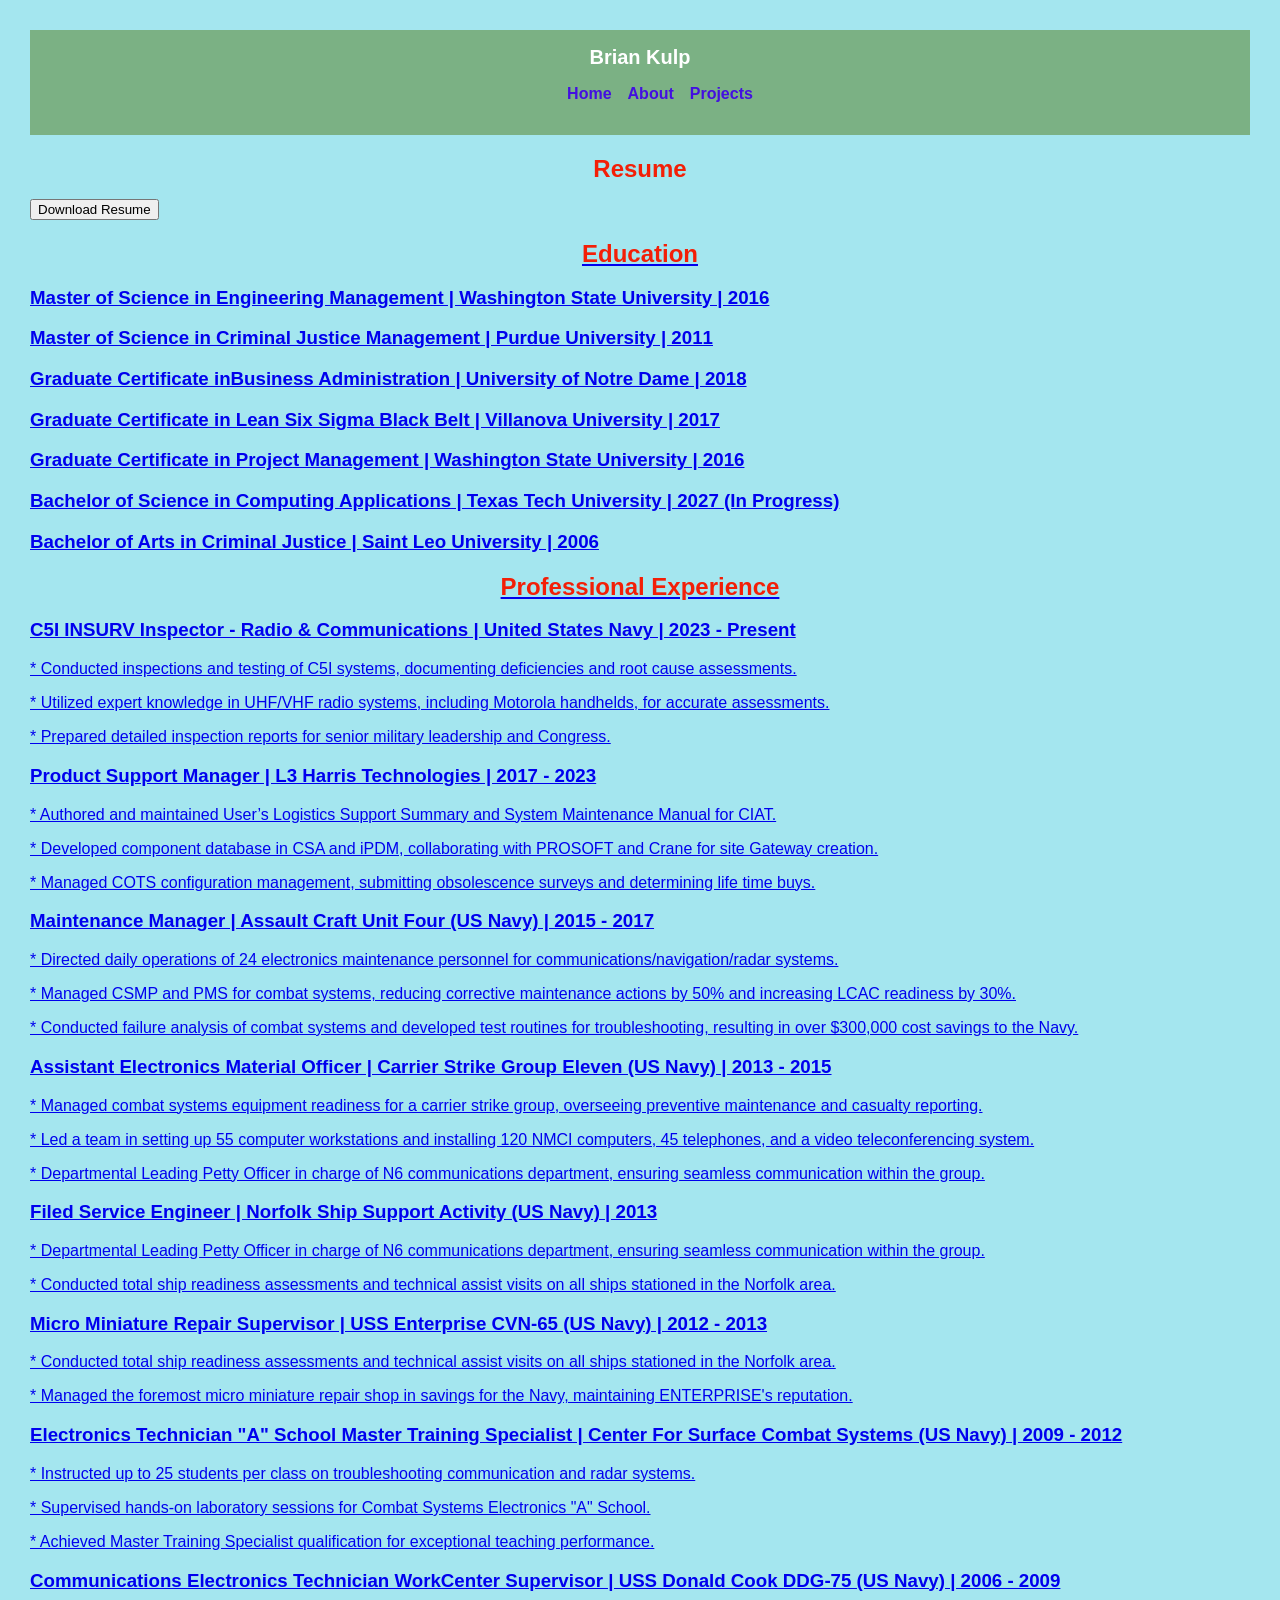
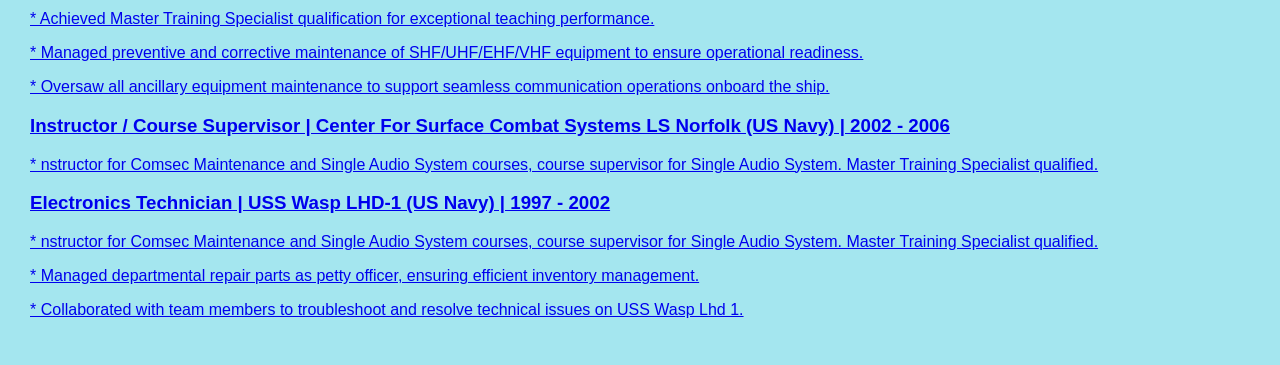
<file: project-02/Resume/index.html>
<!DOCTYPE html>
<html lang="en">

<head>
  <meta charset="UTF-8">
  <meta name="viewport" content="width=device-width, initial-scale=1.0">
  <title>Resume</title>
  <link rel="stylesheet" href="../css/style.css">
</head>

<body>

  <header>
    <h1>Brian Kulp</h1>
  <nav>
    <ul>
      <li><a href="../index.html">Home</a></li>
      <li><a href="../about.html">About</a></li>
      <li><a href="../projects/index.html">Projects</a></li>
    </ul>
  </nav>
</header>
      <section id="resume" class="section-resume">
        <h2>Resume</h2>

        <a href="../assets/resume.pdf" download="My_Resume.pdf">
          <button type="button" class="download-button">Download Resume</button>

        <h2>Education</h2>
        <h3>Master of Science in Engineering Management | Washington State University | 2016</h3>
        <h3>Master of Science in Criminal Justice Management | Purdue University  | 2011</h3>
        <h3>Graduate Certificate inBusiness Administration | University of Notre Dame | 2018
        <h3>Graduate Certificate in Lean Six Sigma Black Belt | Villanova University | 2017
        <h3>Graduate Certificate in Project Management | Washington State University | 2016</h3>
        <h3>Bachelor of Science in Computing Applications | Texas Tech University | 2027 (In Progress)</h3>
        <h3>Bachelor of Arts in Criminal Justice | Saint Leo University | 2006</h3>
      
        <h2>Professional Experience</h2>
        <h3>C5I INSURV Inspector - Radio & Communications | United States Navy | 2023 - Present</h3>
        <p>* Conducted inspections and testing of C5I systems, documenting deficiencies and root cause assessments.</p>
        <p>* Utilized expert knowledge in UHF/VHF radio systems, including Motorola handhelds, for accurate assessments.</p>
        <p>* Prepared detailed inspection reports for senior military leadership and Congress.</p>
        <h3>Product Support Manager | L3 Harris Technologies | 2017 - 2023</h3>
        <p>* Authored and maintained User’s Logistics Support Summary and System Maintenance Manual for CIAT.</p>
        <p>* Developed component database in CSA and iPDM, collaborating with PROSOFT and Crane for site Gateway creation.</p>
        <p>* Managed COTS configuration management, submitting obsolescence surveys and determining life time buys.</p>
        <h3>Maintenance Manager | Assault Craft Unit Four (US Navy) | 2015 - 2017</h3>
        <p>* Directed daily operations of 24 electronics maintenance personnel for communications/navigation/radar systems.</p>
        <p>* Managed CSMP and PMS for combat systems, reducing corrective maintenance actions by 50% and increasing LCAC readiness by 30%.</p>
        <p>* Conducted failure analysis of combat systems and developed test routines for troubleshooting, resulting in over $300,000 cost savings to the Navy.</p>
        <h3>Assistant Electronics Material Officer | Carrier Strike Group Eleven (US Navy) | 2013 - 2015</h3>
        <p>* Managed combat systems equipment readiness for a carrier strike group, overseeing preventive maintenance and casualty reporting.</p>
        <p>* Led a team in setting up 55 computer workstations and installing 120 NMCI computers, 45 telephones, and a video teleconferencing system.</p>
        <p>* Departmental Leading Petty Officer in charge of N6 communications department, ensuring seamless communication within the group.</p>
        <h3>Filed Service Engineer | Norfolk Ship Support Activity (US Navy) | 2013</h3>
        <p>* Departmental Leading Petty Officer in charge of N6 communications department, ensuring seamless communication within the group.</p>
        <p>* Conducted total ship readiness assessments and technical assist visits on all ships stationed in the Norfolk area.</p>
        <h3>Micro Miniature Repair Supervisor | USS Enterprise CVN-65 (US Navy) | 2012 - 2013</h3>
        <p>* Conducted total ship readiness assessments and technical assist visits on all ships stationed in the Norfolk area.</p>
        <p>* Managed the foremost micro miniature repair shop in savings for the Navy, maintaining ENTERPRISE's reputation.</p>
        <h3>Electronics Technician "A" School Master Training Specialist | Center For Surface Combat Systems (US Navy) | 2009 - 2012</h3>
        <p>* Instructed up to 25 students per class on troubleshooting communication and radar systems.</p>
        <p>* Supervised hands-on laboratory sessions for Combat Systems Electronics "A" School.</p>
        <p>* Achieved Master Training Specialist qualification for exceptional teaching performance.</p>
        <h3>Communications Electronics Technician WorkCenter Supervisor | USS Donald Cook DDG-75 (US Navy) | 2006 - 2009</h3>
        <p>* Achieved Master Training Specialist qualification for exceptional teaching performance.</p>
        <p>* Managed preventive and corrective maintenance of SHF/UHF/EHF/VHF equipment to ensure operational readiness.</p>
        <p>* Oversaw all ancillary equipment maintenance to support seamless communication operations onboard the ship.</p>
        <h3>Instructor / Course Supervisor | Center For Surface Combat Systems LS Norfolk (US Navy) | 2002 - 2006</h3>
        <p>* nstructor for Comsec Maintenance and Single Audio System courses, course supervisor for Single Audio System.  Master Training Specialist qualified.</p>
        <h3>Electronics Technician | USS Wasp LHD-1 (US Navy) | 1997 - 2002</h3>
        <p>* nstructor for Comsec Maintenance and Single Audio System courses, course supervisor for Single Audio System.  Master Training Specialist qualified.</p>
        <p>* Managed departmental repair parts as petty officer, ensuring efficient inventory management.</p>
        <p>* Collaborated with team members to troubleshoot and resolve technical issues on USS Wasp Lhd 1.</p>

        
    </section>
</body>

</html>
</file>
<file: project-01/style.css>
:root {
    --primary-color: #7bb184;
    --primary-hover-color: #ed07bb;
    --text-color: #430fe1;
    --background-color: #a4e6ef;
    --accent-color: #f31f07;

    --font-main: 'Helvetica Neue', Arial, sans-serif;
    --font-size-base: 16px;
    --font-size-large: 20px;
    --font-size-heading: 24px;

    --spacing-small: 8px;
    --spacing-medium: 16px;
    --spacing-large: 24px;

}


body {
    font-family: var(--font-main);
    font-size: var(--font-size-base);
    color: var(--text-color);
    background-color: var(--background-color);
    margin: 10px;
    padding: 20px;
}
h2 {
    font-size: var(--font-size-heading);
    margin-bottom: var(--spacing-medium);
    color: var(--accent-color);
    text-align: center;
}

header {
    background-color: var(--primary-color);
    color: #fff;
    padding: var(--spacing-medium);
    display: flex;
    text-align: center;
    align-items: center;
    flex-direction: column;
}

header h1 {
    font-size: var(--font-size-large);
    margin: 0;
    flex-grow: 1;
}

nav ul {
    display: flex;
    list-style: none;
    gap: var(--spacing-medium);
}

nav a {
    color: var(--text-color);
    text-decoration: none;
    font-weight: bold;
    transition: color 0.3s ease;
}

nav a:hover {
    color: var(--primary-hover-color);
}

.about-container {
    display: flex;
    flex-direction: column;
    text-align: left;
    margin-top: var(--spacing-large);
    background-color: var(--background-color);
    padding: var(--spacing-medium);
}
.about-container p {
    max-width: 80%;
    margin-bottom: var(--spacing-medium);
    margin: 0 auto;
    display: flex;

}

.section-skills {
    background-color: var(--background-color);
    color: var(--text-color);
    padding: var(--spacing-large);
    text-align: center;
}

.skills-card {
    background-color: #fff;
    color: var(--text-color);
    padding: var(--spacing-medium);
    margin: var(--spacing-medium);
    border-radius: 8px;
    box-shadow: 0 2px 4px rgba(0, 0, 0, 0.1);
}

.list-container {
    display: flex;
    justify-content: center;
    max-width: 80%;
    padding: var(--spacing-medium);
    margin: 0 auto;
    font-style: italic;
}   

.projects-grid {
    display: flex;
    flex-wrap: wrap;
    gap: var(--spacing-medium);
    margin-top: var(--spacing-large);
    justify-content: center;
}
.project-list {
    list-style: none;
    padding: 0;
    margin: 0;
    max-width: 80%;
    margin: 0 auto;

}

.project-card {
    flex: 1 1 calc(33.333% - var(--spacing-medium));
    min width: 50%
    background-color: #fff;
    color: var(--text-color);
    padding: var(--spacing-large);
    border-radius: 8px;
    border: 3px solid rgba(0, 0, 0, 0.1);
    box-shadow: 0 2px 4px rgba(0, 0, 0, 0.1);
    transition: transform 0.3s ease;
}
.project-card h3 {
    font-size: var(--font-size-heading);
    margin-bottom: var(--spacing-medium );
    color: var(--accent-color);
    text-align: center;
}
.project-image {
    width: 70%;
    height: auto;
    display: block;
    margin: 0 auto;
}
.image-container {
    text-align: center;
    margin-top: var(--spacing-medium);
    margin-bottom: var(--spacing-medium);
}
.project-card:hover {
    transform: translateY(-5px);
}

.project-card h3 {
    margin-top: 0;
    color: var(--accent-color);
}

.project-card p {
    margin-bottom: 0;
}

footer {
    background-color: var(--primary-color);
    color: #fff;
    padding: var(--spacing-medium);
    text-align: center;
    margin-top: var(--spacing-large);
}

footer h2 {
    margin: 0;
    font-size: var(--font-size-large);
}
footer p {
    margin: 0;
    font-size: var(--font-size-base);
    transition: color 0.3s ease, transform 0.3s ease;
}
footer p:hover {
    color: var(--primary-hover-color);
    transform: scale(1.5);
}
.footer-link:hover {
    color: var(--accent-color);
}

@media (max-width: 768px) {
    .about-container {
        padding: var(--spacing-medium);
    }
    header {
        flex-direction: row;
        gap: var(--spacing-small);
    }
    .project-image {
        max-width: 100%;
    }
}
@media (width >= 480px) {
    .project-card {
        flex basis: 45%}
}
@media (width >= 1024px) {
    .project-card {
        flex basis: 30%}
}
</file>
<file: project-02/css/style.css>
:root {
    --primary-color: #7bb184;
    --primary-hover-color: #ed07bb;
    --text-color: #430fe1;
    --background-color: #a4e6ef;
    --accent-color: #f31f07;

    --font-main: 'Helvetica Neue', Arial, sans-serif;
    --font-size-base: 16px;
    --font-size-large: 20px;
    --font-size-heading: 24px;

    --spacing-small: 8px;
    --spacing-medium: 16px;
    --spacing-large: 24px;

}


body {
    font-family: var(--font-main);
    font-size: var(--font-size-base);
    color: var(--text-color);
    background-color: var(--background-color);
    margin: 10px;
    padding: 20px;
}
h2 {
    font-size: var(--font-size-heading);
    margin-bottom: var(--spacing-medium);
    color: var(--accent-color);
    text-align: center;
}

header {
    background-color: var(--primary-color);
    color: #fff;
    padding: var(--spacing-medium);
    display: flex;
    text-align: center;
    align-items: center;
    flex-direction: column;
}

header h1 {
    font-size: var(--font-size-large);
    margin: 0;
    flex-grow: 1;
}

nav ul {
    display: flex;
    list-style: none;
    gap: var(--spacing-medium);
}

nav a {
    color: var(--text-color);
    text-decoration: none;
    font-weight: bold;
    transition: color 0.3s ease;
}

nav a:hover {
    color: var(--primary-hover-color);
}

.about-container {
    display: flex;
    flex-direction: column;
    text-align: left;
    margin-top: var(--spacing-large);
    background-color: var(--background-color);
    padding: var(--spacing-medium);
}
.about-container p {
    max-width: 80%;
    margin-bottom: var(--spacing-medium);
    margin: 0 auto;
    display: flex;

}

.section-skills {
    background-color: var(--background-color);
    color: var(--text-color);
    padding: var(--spacing-large);
    text-align: center;
}

.skills-card {
    background-color: #fff;
    color: var(--text-color);
    padding: var(--spacing-medium);
    margin: var(--spacing-medium);
    border-radius: 8px;
    box-shadow: 0 2px 4px rgba(0, 0, 0, 0.1);
}

.list-container {
    display: flex;
    justify-content: center;
    max-width: 80%;
    padding: var(--spacing-medium);
    margin: 0 auto;
    font-style: italic;
}   

.projects-grid {
    display: flex;
    flex-wrap: wrap;
    gap: var(--spacing-medium);
    margin-top: var(--spacing-large);
    justify-content: center;
}
.project-list {
    list-style: none;
    padding: 0;
    margin: 0;
    max-width: 80%;
    margin: 0 auto;

}

.project-card {
    flex: 1 1 calc(33.333% - var(--spacing-medium));
    min width: 50%
    background-color: #fff;
    color: var(--text-color);
    padding: var(--spacing-large);
    border-radius: 8px;
    border: 3px solid rgba(0, 0, 0, 0.1);
    box-shadow: 0 2px 4px rgba(0, 0, 0, 0.1);
    transition: transform 0.3s ease;
}
.project-card h3 {
    font-size: var(--font-size-heading);
    margin-bottom: var(--spacing-medium );
    color: var(--accent-color);
    text-align: center;
}
.project-image {
    width: 70%;
    height: auto;
    display: block;
    margin: 0 auto;
}
.image-container {
    text-align: center;
    margin-top: var(--spacing-medium);
    margin-bottom: var(--spacing-medium);
    max-width: 300px;
}
.project-card:hover {
    transform: translateY(-5px);
}

.project-card h3 {
    margin-top: 0;
    color: var(--accent-color);
}

.project-card p {
    margin-bottom: 0;
}

footer {
    background-color: var(--primary-color);
    color: #fff;
    padding: var(--spacing-medium);
    text-align: center;
    margin-top: var(--spacing-large);
}

footer h2 {
    margin: 0;
    font-size: var(--font-size-large);
}
footer p {
    margin: 0;
    font-size: var(--font-size-base);
    transition: color 0.3s ease, transform 0.3s ease;
}
footer p:hover {
    color: var(--primary-hover-color);
    transform: scale(1.5);
}
.footer-link:hover {
    color: var(--accent-color);
}

@media (max-width: 768px) {
    .about-container {
        padding: var(--spacing-medium);
    }
    header {
        flex-direction: row;
        gap: var(--spacing-small);
    }
    .project-image {
        max-width: 100%;
    }
}
@media (width >= 480px) {
    .project-card {
        flex basis: 45%}
}
@media (width >= 1024px) {
    .project-card {
        flex basis: 30%}
}
</file>
<file: week-03-exercise-01/style.css>
* {
    box-sizing: border-box;
}
body {
    font-family: "Times New Roman", serif;
    background-color: #25ba14;
    margin: 2;
    padding: 10px;

}
.card {
    max-width: 600px;
    margin: 0 auto;
    padding: 20px;
    background-color: #b02e2e;
    border: 4px solid #361a7d;
    h1 {
        color: #fff;
        font-size: 50px;
        margin: 10px 0;
    }
}
</file>
<file: week-04-exercise-01/style.css>
* {
    box-sizing: border-box;
}

html,
body {
    min-height: 100vh;
    margin: 0;
}

body {
    font-family: "Times New Roman", serif;
    line-height: 2;
    display: flex;
    justify-content: center;
    align-items: flex-start;
    padding: 32px 0;
}

main {
    max-width: 800px;
    width: 90%;
    padding: 16px;
    border: 1px solid rgba(0, 0, 0, 0.25);
}

h1 {
    font-weight: normal;
    font-size: 48px;
    line-height: 1em;
    margin-top: 48px;
    margin-bottom: 48px;
    text-align: center;
}

h2 {
    font-size: 24px;
    margin-top: 48px;
    margin-bottom: 16px;
    border-bottom: 1px solid rgba(0, 0, 0, 1);
    padding-bottom: 16px;
}

p {
    margin-bottom: 16px;
}

.screenshot-container {
    margin: 32px 0;
    padding: 16px;
    border: 1px solid rgba(0, 0, 0, 1);
    text-align: center;
}

.screenshot-container img {
    max-width: 100%;
    height: auto;
    display: block;
    margin: 0 auto;
    border: 1px solid rgba(0, 0, 0, 0.25);
}
</file>
<file: week-04-exercise-02/style.css>
* {
    box-sizing: border-box;
}

html,
body {
    min-height: 100vh;
    margin: 0;
}

body {
    font-family: "Courier New", serif;
    line-height: 2;
    display: flex;
    justify-content: center;
    align-items: flex-start;
    padding: 24px 0;
}

main {
    max-width: 1200px;
    width: 90%;
    padding: 16px;
    border: 3px solid rgba(224, 13, 13, 0.25);
}

h1 {
    font-weight: normal;
    font-size: 54px;
    line-height: 1em;
    margin-top: 48px;
    margin-bottom: 48px;
    text-align: center;
}

main>p {
    margin-bottom: 32px;
    text-align: center;
    max-width: 800px;
    margin-left: auto;
    margin-right: auto;
}

.collection-grid {
    display: Flex;
    flex-direction: row;
    flex-wrap: wrap;
    justify-content: space-around;

    margin: 48px 0;
}

.collection-card {
    border: 1px solid rgba(0, 0, 0, 0.25);
    background-color: #5e8dc0;
    padding: 20px;
    flex: 1 1 300px;
}

.collection-card img {
    width: 100%;
    height: auto;
    display: block;
    border: 3px solid rgba(28, 195, 45, 0.25);
    margin-bottom: 16px;
}

.collection-card h2 {
    font-size: 24px;
    font-weight: bold;
    margin-top: 0;
    margin-bottom: 8px;
    line-height: 1.2;
}

.collection-card .details {
    font-size: 14px;
    color: rgba(0, 0, 0, 0.6);
    margin-bottom: 16px;
    font-style: italic;
}

.collection-card .description {
    font-size: 24px;
    margin-bottom: 0;
    line-height: 1.6;
}
@media (width >= 480px) {
    .collection-card {
        flex basis: 45%}
}
@media (width >= 1024px) {
    .collection-card {
        flex basis: 30%}
}
</file>
<file: week-05-exercise-01/style.css>
* {
    margin: 0;
    padding: 0;
    box-sizing: border-box;
}

body {
    font-family: "Times New Roman", serif;
    line-height: 2;
    background-color: #fafafa;
    color: #1F2937;
    padding: 32px 16px;
}

.container {
    max-width: 800px;
    margin: 0 auto;
    display: flex;
    flex-direction: column;
    gap: 48px;
}

h1 {
    font-size: 48px;
    line-height: 1em;
    font-weight: normal;
    text-align: center;
    margin-bottom: 16px;
}

.subtitle {
    text-align: center;
    font-size: 16px;
    color: #6B7280;
    margin-bottom: 32px;
}

h2 {
    font-size: 24px;
    font-weight: normal;
    border-bottom: 1px solid rgba(0, 0, 0, 1);
    padding-bottom: 8px;
    margin-bottom: 16px;
}

.button-section {
    padding: 32px;
    background-color: #ffffff;
    border: 1px solid rgba(0, 0, 0, 0.25);
}

.button-section p {
    font-size: 16px;
    margin-bottom: 24px;
}

button {
    font-family: "Times New Roman", serif;
    font-size: 16px;
    cursor: pointer;
    border-radius: 0;
}

.button-01 {
    background-color: #0066CC;
    color: #ffffff;
    padding: 16px 32px;
    border: 2px solid #0066CC;
    transition: background-color 0.3s ease, color 0.3s ease, border-color 0.3s ease;
}

.button-01:hover {
    background-color: #ffffff;
    color: #0066CC;
    border-color: #0066CC;
}

.button-02 {
    background-color: #0e6027;
    color: #ffffff;
    padding: 16px 32px;
    border: 2px solid #0e6027;
    transition: transform 0.3s ease, box-shadow 0.3s ease;
}

.button-02:hover {
    transform: translateY(-4px);
    box-shadow: 0 8px 16px rgba(0, 0, 0, 0.2);
}

.button-03 {
    background-color: #e60000;
    color: #ffffff;
    padding: 16px 32px;
    border: 2px solid #e60000;
    transition: transform 0.3s ease, box-shadow 0.3s ease;
}

.button-03:hover {
    transform: translateX(10px);
    background-color: #d83b9a;
}

.button-04 {
    background-color: #ff9900;
    color: #ffffff;
    padding: 16px 32px;
    border: 2px solid #ff9900;
    transition: transform 0.3s ease, box-shadow 0.3s ease;
}

.button-04:hover {
    background-color: #ffffff;
    color: #ff9900;
}

.button-05 {
    background-color: #4CAF50;
    color: #ffffff;
    padding: 16px 32px;
    border: 2px solid #4CAF50;
    transition: transform 0.3s ease, box-shadow 0.3s ease;
}
.button-05:hover {
    transform: scale(2.1);
    color: #06023a;
}

.button-06 {
    background-color: #000000;
    color: #ffffff;
    padding: 16px 32px;
    border: 2px solid #000000;
    transition: transform 0.5s ease, box-shadow 0.4s ease;
}
.button-06:hover {
    background-color: #ffffff;
    border-color: #ffffff;
    
}
</file>
<file: week-06-exercise-01/css/style.css>
* {
  margin: 0;
  padding: 0;
  box-sizing: border-box;
}

body {
  font-family: "Times New Roman", serif;
  font-size: 16px;
  line-height: 2;
  color: #111111;
  background-color: #eddbdf;
  display: flex;
  justify-content: center;
  align-items: flex-start;
  min-height: 100vh;
  padding: 32px 0;
}

main {
  max-width: 800px;
  width: 100%;
  padding: 0 16px;
}

h1 {
  font-size: 3.75rem;
  font-weight: normal;
  line-height: 1em;
  letter-spacing: -0.25rem;
  text-align: center;
  margin-top: 60px;
  margin-bottom: 24px;
  padding-bottom: 48px;
  border-bottom: 1px solid rgba(0, 0, 0, 1);
}

h2 {
  font-size: 24px;
  font-weight: normal;
  margin-top: 32px;
  margin-bottom: 16px;
  padding-bottom: 8px;
  border-bottom: 1px solid rgba(0, 0, 0, 1);
}

p {
  margin-bottom: 16px;
}

ul {
  margin-left: 32px;
  margin-bottom: 16px;
}

li {
  margin-bottom: 8px;
}

a {
  color: #0066CC;
  text-decoration: underline;
}

a:hover {
  color: #004499;
}

code {
  font-family: monospace;
  background-color: #9dc1a2;
  padding: 2px 6px;
  border: 1px solid rgba(0, 0, 0, 0.25);
}

.nav-simple {
  position: fixed;
  left: 32px;
  top: 32px;
  width: 200px;
}

.nav-simple ul {
  list-style: none;
  margin: 0;
  padding: 0;
}

.nav-simple li {
  margin-bottom: 8px;
}

.nav-simple a {
  display: block;
  padding: 8px 16px;
  color: #0066CC;
  text-decoration: none;
  background-color: #9ea1b0;
  border: 1px solid rgba(0, 0, 0, 0.25);
  transition: background-color 0.3s ease, color 0.3s ease;
}

.nav-simple a:hover {
  background-color: #0066CC;
  color: #ad8080;
}

.nav-simple+main {
  margin-left: 232px;
}

.nav-horizontal {
  position: fixed;
  top: 0;
  left: 0;
  right: 0;
  background-color: #805555;
  padding: 0 32px;
  box-shadow: 0 2px 4px rgba(0, 0, 0, 0.1);
  z-index: 1000;
}

.nav-horizontal ul {
  list-style: none;
  margin: 0;
  padding: 0;
  display: flex;
  gap: 32px;
}

.nav-horizontal li {
  margin-bottom: 0;
}

.nav-horizontal a {
  display: block;
  padding: 16px 0;
  color: #abc5ce;
  text-decoration: none;
  transition: color 0.3s ease;
}

.nav-horizontal a:hover {
  color: #0066CC;
}

.nav-horizontal+main {
  margin-top: 80px;
}

.nav-space-between {
  position: fixed;
  top: 0;
  left: 0;
  right: 0;
  background-color: #dd9a9a;
  padding: 0 32px;
  box-shadow: 0 2px 4px rgba(17, 17, 17, 0.1);
  z-index: 1000;  
}

.nav-space-between ul {
  list-style: none;
  margin: 0;
  padding: 0;
  display: flex;
  justify-content: space-between;
  gap: 32px;
}

.nav-space-between li {
  margin-bottom: 0;
}

.nav-space-between a {
  display: block;
  padding: 16px;
  color: #4814a1;
  text-decoration: none; 
  background-color: #a1e0bf;
  border: 1px solid rgba(16, 15, 15, 0.25); 
}

.nav-space-between a:hover {
  color: #d40f6e;   
  transform: scale(1.5);
}

@media (width >=480px) {}

@media (width >=1024px) {}
</file>
